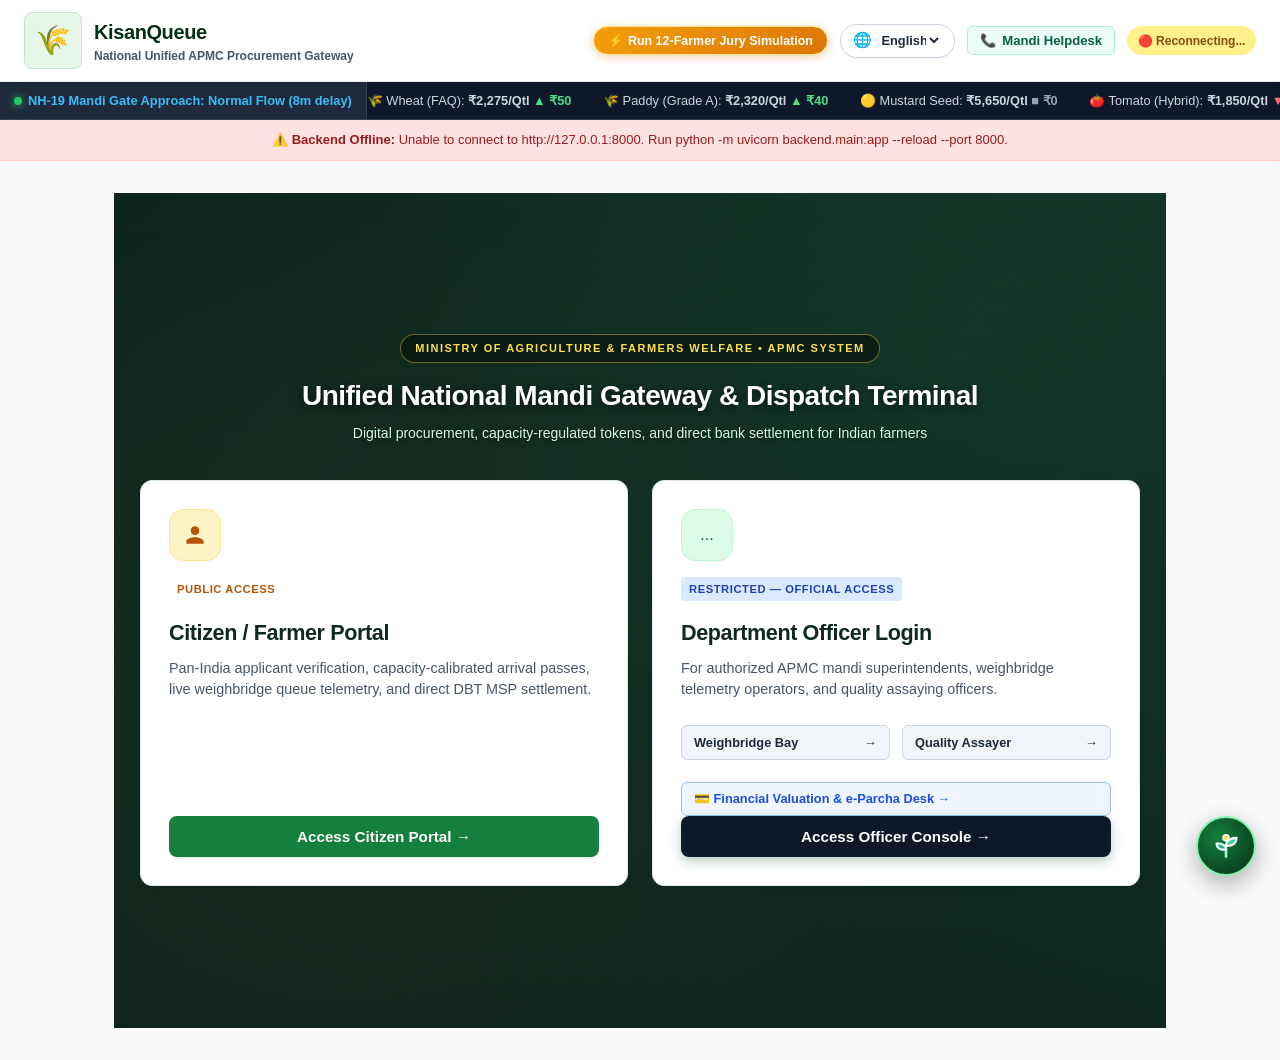
<file: index.html>
<!doctype html>
<html lang="en">
  <head>
    <meta charset="UTF-8" />
    <meta name="viewport" content="width=device-width, initial-scale=1.0" />
    <title>KisanQueue | National APMC Procurement Platform</title>
    <link rel="stylesheet" href="css/main.css" />
    <link rel="stylesheet" href="css/ticket.css" />
    <link rel="stylesheet" href="css/style.css" />
    <link rel="icon" href="assets/favicon.ico" />
    <style>
      /* ============================================================
   STRICT ISOLATION FOR CHOICE HUB (TRACK STATUS / NEW BOOKING)
   ============================================================ */
      #panel-farmer-choice:not(.active),
      .view-panel:not(.active) {
        display: none !important;
        visibility: hidden !important;
        opacity: 0 !important;
        height: 0 !important;
        overflow: hidden !important;
      }

      #panel-farmer-choice.active,
      .view-panel.active {
        display: block !important;
        visibility: visible !important;
        opacity: 1 !important;
        height: auto !important;
        overflow: visible !important;
      }

      .hidden-inline {
        display: none !important;
      }
      .ai-modal-body-hidden {
        display: none !important;
      }
      #ai-assistant-modal.ai-modal-hidden {
        display: none;
      }
      .ai-modal-body-visible {
        display: block;
      }
      #icon-caller {
        display: none !important;
      }
      #icon-agro-ai {
        pointer-events: none;
      }
      .ai-trigger-icon {
        pointer-events: none;
      }
      .ai-trigger-svg {
        display: block;
      }
      .ai-widget-view {
        width: 100%;
        display: flex;
        flex-direction: column;
      }
      .ai-mode-grid {
        display: grid;
      }
      .ai-trigger-icon-layer {
        pointer-events: none;
      }
      .ai-widget-container {
        width: 100%;
        display: flex;
        flex-direction: column;
      }
      .ai-mode-selector-visible {
        display: grid;
      }
      .ai-modal-body-layout {
        display: none;
        flex-direction: column;
      }
      .ai-chat-stream-layout {
        min-height: 140px;
        max-height: 220px;
        overflow-y: auto;
        padding: 10px;
      }
      .ai-welcome-message {
        background: #f0fdf4;
        border: 1px solid #86efac;
        padding: 8px 12px;
        border-radius: 8px;
        font-size: 0.85rem;
        color: #14532d;
      }
      .ai-mic-controller-layout {
        padding: 12px;
        text-align: center;
      }
      .ai-mic-button {
        cursor: pointer;
      }
      .ai-mic-status-text {
        font-size: 0.75rem;
        color: #64748b;
        margin-top: 6px;
      }
      .ai-chat-stream {
        min-height: 140px;
        max-height: 220px;
        overflow-y: auto;
        padding: 10px;
      }
      .ai-chat-welcome {
        background: #f0fdf4;
        border: 1px solid #86efac;
        padding: 8px 12px;
        border-radius: 8px;
        font-size: 0.85rem;
        color: #14532d;
      }
      .ai-mic-controller {
        padding: 12px;
        text-align: center;
      }
      #ai-mic-btn {
        cursor: pointer;
      }
      .ai-mic-status {
        font-size: 0.75rem;
        color: #64748b;
        margin-top: 6px;
      }
      .vehicle-add-btn {
        margin-top: 4px;
        display: inline-block;
      }
      .captcha-input {
        text-transform: uppercase;
      }
      .ai-modal-body {
        display: block;
      }
      .officer-kyc-grid {
        margin-top: 10px;
        display: grid;
        grid-template-columns: 1fr 1fr;
        gap: 8px;
      }
      .auth-status-banner {
        margin-top: 10px;
        padding: 8px 10px;
        border-radius: 6px;
        font-size: 11px;
        font-weight: 600;
        align-items: center;
        justify-content: space-between;
      }
      .mobile-check-badge {
        display: none;
      }
      .captcha-entry {
        text-transform: uppercase;
      }
      .otp-error-msg.hidden-inline {
        display: none !important;
      }
      .wb-net-divider {
        border: 0;
        border-top: 1px dashed #cbd5e1;
        margin: 8px 0;
      }
      .wb-net-summary {
        font-size: 1.1rem;
        color: #15803d;
      }
      .grade-banner {
        background: #dcfce7;
        color: #15803d;
        padding: 1rem;
        border-radius: 8px;
        border: 1px solid #86efac;
        font-weight: 700;
        text-align: center;
      }
      .terminal-receipt-spaced {
        margin-top: 10px;
      }
      .grade-list {
        margin: 1rem 0;
        font-size: 0.9rem;
        color: #475569;
        line-height: 1.6;
      }
      .wb-print-btn {
        margin-top: 1rem;
      }
      .grade-banner,
      .wb-net-summary,
      .wb-net-divider {
        display: block;
      }
      .dispute-quality-btn {
        margin-top: 8px;
        width: 100%;
        border-color: #fca5a5;
        color: #991b1b;
        background: #fff1f2;
      }
      .display-launch-btn {
        width: 100%;
        margin-top: 8px;
        background: #f0fdf4;
        border-color: #86efac;
        color: #166534;
      }
      .financial-valuation-btn {
        width: 100%;
        margin-top: 6px;
        background: #eff6ff;
        border-color: #93c5fd;
        color: #1d4ed8;
        font-weight: 700;
      }
      .display-brand-icon {
        font-size: 2.5rem;
      }
      .display-brand-title {
        font-size: 1.8rem;
        margin: 0;
        color: #38bdf8;
      }
      .display-brand-subtitle {
        margin: 0;
        color: #94a3b8;
      }
      .secretary-actions {
        display: flex;
        gap: 12px;
        margin-bottom: 1.25rem;
      }
      .secretary-ledger-actions {
        display: flex;
        gap: 12px;
        margin-bottom: 1.25rem;
      }
      .audit-hash-code {
        font-size: 0.75rem;
      }
      .audit-hash-code-inline {
        font-size: 0.75rem;
      }
      .assay-result-box {
        margin-top: 10px;
      }
      .assay-result-box-inline {
        margin-top: 10px;
      }
      .scale-breakdown-wrap {
        margin-top: 15px;
        border-top: 1px dashed #cbd5e1;
        padding-top: 12px;
      }
      .scale-breakdown-btn {
        border-color: #f87171;
        color: #b91c1b;
        background: #fff5f5;
        width: 100%;
      }
      .terminal-action-row {
        display: flex;
        gap: 8px;
        margin-top: 10px;
      }
      .terminal-action-row .scale-btn.secondary {
        flex: 1;
      }
      .terminal-action-row .scale-btn.primary {
        flex: 2;
      }
      .dispute-dictation-card {
        margin-top: 14px;
        border: 1.5px dashed #fca5a5;
        background: #fff5f5;
      }
      .dispute-dictation-header {
        display: flex;
        justify-content: space-between;
        align-items: center;
        margin-bottom: 6px;
      }
      .dispute-dictation-title {
        color: #991b1b;
        font-size: 0.85rem;
      }
      .dispute-dictation-btn {
        background: #dc2626 !important;
        font-size: 0.72rem;
        padding: 4px 10px;
      }
      .dispute-reason-box {
        resize: vertical;
        font-size: 0.82rem;
      }
      .dispute-submit-btn {
        width: 100%;
        margin-top: 6px;
        border-color: #f87171;
        color: #991b1b;
      }
      .penny-drop-box {
        margin-top: 10px;
        padding: 12px;
      }
      .penny-drop-title {
        margin: 0 0 6px 0;
        font-size: 0.85rem;
        color: #0f172a;
      }
      .penny-drop-actions {
        margin-top: 8px;
        display: flex;
        justify-content: space-between;
        align-items: center;
      }
      .settle-cash-advance-group {
        margin-top: 12px;
      }
      .split-payment-toggle,
      .commercial-sale-toggle {
        margin: 12px 0;
      }
      .split-payment-toggle label,
      .commercial-sale-toggle label {
        display: flex;
        align-items: center;
        gap: 8px;
        font-weight: 600;
        cursor: pointer;
      }
      .split-accounts-box {
        background: #f8fafc;
        border: 1px dashed #cbd5e1;
        border-radius: 8px;
        padding: 10px;
        margin-bottom: 12px;
      }
      .split-accounts-header {
        margin: 0 0 8px 0;
        font-size: 0.75rem;
        color: #64748b;
      }
      .split-account-row {
        display: grid;
        grid-template-columns: 2fr 1fr;
        gap: 8px;
        margin-bottom: 6px;
      }
      .split-account-row:last-child {
        margin-bottom: 0;
      }
      .split-account-row.co-owner {
        grid-template-columns: 2fr 1fr;
      }
      .split-account-row--self {
        margin-bottom: 6px;
      }
      .settle-hamali-row {
        color: #15803d;
      }
      .settle-mandi-row {
        color: #64748b;
        font-size: 0.8rem;
      }
      .settle-advance-row {
        color: #b91c1c;
      }
      .parcha-meta-right {
        text-align: right;
      }
      .parcha-header-mark {
        font-size: 2.2rem;
      }
      .auth-box {
        margin-top: 10px;
        padding: 12px;
      }
      .auth-box h4 {
        margin: 0 0 6px 0;
        font-size: 0.85rem;
        color: #0f172a;
      }
      .penny-drop-actions {
        margin-top: 8px;
        display: flex;
        justify-content: space-between;
        align-items: center;
      }
      .settle-cash-advance-group {
        margin-top: 12px;
      }
      .split-payment-toggle,
      .commercial-sale-toggle {
        margin: 12px 0;
      }
      .split-payment-toggle label,
      .commercial-sale-toggle label,
      .split-payment-inline label,
      .commercial-sale-inline label {
        display: flex;
        align-items: center;
        gap: 8px;
        font-weight: 600;
        cursor: pointer;
      }
      .split-payment-inline {
        margin: 12px 0;
      }
      .commercial-sale-inline {
        margin-bottom: 10px;
      }
      .split-accounts-box {
        background: #f8fafc;
        border: 1px dashed #cbd5e1;
        border-radius: 8px;
        padding: 10px;
        margin-bottom: 12px;
      }
      .split-accounts-header {
        margin: 0 0 8px 0;
        font-size: 0.75rem;
        color: #64748b;
      }
      .split-account-row {
        display: grid;
        grid-template-columns: 2fr 1fr;
        gap: 8px;
        margin-bottom: 6px;
      }
      .split-account-row--self {
        margin-bottom: 6px;
      }
      .commercial-sale-toggle {
        margin-bottom: 10px;
      }
      .parcha-meta-right {
        text-align: right;
      }
      .parcha-header-mark {
        font-size: 2.2rem;
      }
      .parcha-header h2 {
        margin: 0;
        font-size: 1.25rem;
      }
      .parcha-header h3 {
        margin: 2px 0 0 0;
        font-size: 0.95rem;
        color: #166534;
      }
      .parcha-header p {
        margin: 0;
        font-size: 0.72rem;
        color: #64748b;
      }
    </style>
  </head>
  <body>
    <!-- Top Global GovTech Header with Pan-India Multilingual Selector -->
    <header>
      <div class="brand-wrapper">
        <span class="brand-logo">🌾</span>
        <div class="brand-title">
          <h1>KisanQueue</h1>
          <p data-i18n="tagline">National Unified APMC Procurement Gateway</p>
        </div>
      </div>

      <div class="header-controls">
        <!-- SIH 2026 Jury Live Simulation Launcher -->
        <button
          type="button"
          id="btn-sih-demo"
          class="sih-demo-btn"
          onclick="launchSihJuryDemo()"
          title="Populate 12-Farmer Live Queue & Telemetry Simulation"
        >
          ⚡ Run 12-Farmer Jury Simulation
        </button>
        <!-- Universal Pan-India & Tribal Regional Language Selector -->
        <div class="lang-selector-box">
          <span class="lang-globe-icon">🌐</span>
          <select id="globalLanguageSelect" aria-label="Choose Language">
            <optgroup label="National / Common">
              <option value="en" selected>English</option>
              <option value="hi">हिन्दी (Hindi)</option>
            </optgroup>
            <optgroup label="Eastern & North-Eastern / Indigenous">
              <option value="bn">বাংলা (Bengali)</option>
              <option value="or">ଓଡ଼ିଆ (Odia)</option>
              <option value="as">অসমীয়া (Assamese)</option>
              <option value="grt">A·chik (Garo - Assam/Meghalaya)</option>
              <option value="sat">ᱥᱟᱱᱛᱟᱲᱤ (Santali)</option>
              <option value="brx">बर’ (Bodo)</option>
              <option value="mai">मैथिली (Maithili)</option>
            </optgroup>
            <optgroup label="Northern & Western">
              <option value="pa">ਪੰਜਾਬੀ (Punjabi)</option>
              <option value="mr">मराठी (Marathi)</option>
              <option value="gu">ગુજરાતી (Gujarati)</option>
            </optgroup>
            <optgroup label="Southern">
              <option value="te">తెలుగు (Telugu)</option>
              <option value="ta">தமிழ் (Tamil)</option>
              <option value="kn">ಕನ್ನಡ (Kannada)</option>
              <option value="ml">മലയാളം (Malayalam)</option>
            </optgroup>
          </select>
        </div>
        <button
          type="button"
          id="btn-open-helpdesk"
          class="header-helpdesk-btn"
        >
          <span>📞</span> <span data-i18n="btn_helpdesk">Mandi Helpdesk</span>
        </button>

        <button
          id="btn-back-gateway"
          type="button"
          class="gateway-return-btn hidden-inline"
        >
          🚪 <span data-i18n="btn_home">Gateway Home</span>
        </button>
        <div class="status-pill" id="connection-status">🟡 Connecting...</div>
      </div>
    </header>

    <!-- Live Mandi Gateway Telemetry & MSP Marquee -->
    <div id="mandi-telemetry-bar" class="telemetry-bar">
      <div class="road-status-pill" id="roadStatusPill">
        <span class="status-pulse-dot"></span>
        <span id="roadStatusText"
          >NH-19 Mandi Gate Approach: Normal Flow (8m delay)</span
        >
      </div>
      <div class="msp-ticker-wrapper">
        <div class="msp-ticker-track" id="mspTickerTrack">
          <span class="ticker-item"
            >🌾 Wheat (FAQ): <strong>₹2,275/Qtl</strong>
            <span class="rate-up">▲ ₹50</span></span
          >
          <span class="ticker-item"
            >🌾 Paddy (Grade A): <strong>₹2,320/Qtl</strong>
            <span class="rate-up">▲ ₹40</span></span
          >
          <span class="ticker-item"
            >🟡 Mustard Seed: <strong>₹5,650/Qtl</strong>
            <span class="rate-stable">■ ₹0</span></span
          >
          <span class="ticker-item"
            >🍅 Tomato (Hybrid): <strong>₹1,850/Qtl</strong>
            <span class="rate-down">▼ ₹120</span></span
          >
          <span class="ticker-item"
            >🥔 Potato (Jyoti): <strong>₹1,100/Qtl</strong>
            <span class="rate-up">▲ ₹30</span></span
          >
        </div>
      </div>
    </div>

    <div id="offline-banner" class="banner-offline">
      ⚠️ <strong>Backend Offline:</strong> Unable to connect to
      <code>http://127.0.0.1:8000</code>. Run
      <code>python -m uvicorn backend.main:app --reload --port 8000</code>.
    </div>

    <main>
      <!-- ============================================================ -->
      <!-- VIEW 0: TWO-FACED GATEWAY LANDING                            -->
      <!-- ============================================================ -->
      <section id="panel-gateway" class="view-panel active">
        <div class="gateway-hero-backdrop">
          <div class="gateway-container">
            <div class="gateway-header-text">
              <span class="gov-sub-badge" data-i18n="gov_badge"
                >MINISTRY OF AGRICULTURE & FARMERS WELFARE • APMC SYSTEM</span
              >
              <h2 data-i18n="hero_title">
                Unified National Mandi Gateway & Dispatch Terminal
              </h2>
              <p data-i18n="hero_sub">
                Digital procurement, capacity-regulated tokens, and direct bank
                settlement for Indian farmers
              </p>
            </div>

            <div class="doorway-grid">
              <!-- Citizen / Farmer Access Card -->
              <div class="doorway-card citizen-card">
                <div class="card-icon-badge citizen-badge">
                  <svg
                    viewBox="0 0 24 24"
                    width="26"
                    height="26"
                    fill="currentColor"
                  >
                    <path
                      d="M12 12c2.21 0 4-1.79 4-4s-1.79-4-4-4-4 1.79-4 4 1.79 4 4 4zm0 2c-2.67 0-8 1.34-8 4v2h16v-2c0-2.66-5.33-4-8-4z"
                    />
                  </svg>
                </div>

                <span class="access-pill public-pill" data-i18n="pill_public"
                  >PUBLIC ACCESS</span
                >
                <h3 class="doorway-title" data-i18n="title_citizen">
                  Citizen / Farmer Portal
                </h3>
                <p class="doorway-desc" data-i18n="desc_citizen">
                  Pan-India applicant verification, capacity-calibrated arrival
                  passes, live weighbridge queue telemetry, and direct DBT MSP
                  settlement.
                </p>

                <div class="doorway-footer">
                  <button
                    type="button"
                    id="btn-enter-farmer"
                    class="doorway-action-btn citizen-action"
                  >
                    <span data-i18n="btn_enter_citizen"
                      >Access Citizen Portal →</span
                    >
                  </button>
                </div>
              </div>

              <!-- Department Officer Login Card -->
              <!-- Department Officer Login Card -->
              <div class="doorway-card officer-card">
                <div class="card-icon-badge officer-badge">...</div>

                <span class="access-pill officer-pill" data-i18n="pill_officer"
                  >RESTRICTED — OFFICIAL ACCESS</span
                >
                <h3 class="doorway-title" data-i18n="title_officer">
                  Department Officer Login
                </h3>
                <p class="doorway-desc" data-i18n="desc_officer">
                  For authorized APMC mandi superintendents, weighbridge
                  telemetry operators, and quality assaying officers.
                </p>

                <div class="sub-access-row">
                  <button
                    type="button"
                    class="sub-access-btn"
                    id="btn-enter-operator-weighbridge"
                  >
                    <span data-i18n="btn_weighbridge_bay">Weighbridge Bay</span>
                    <span>→</span>
                  </button>
                  <button
                    type="button"
                    class="sub-access-btn"
                    id="btn-enter-operator-assayer"
                  >
                    <span data-i18n="btn_quality_assayer">Quality Assayer</span>
                    <span>→</span>
                  </button>
                </div>

                <!-- PASTE IT RIGHT HERE -->
                <button
                  type="button"
                  class="sub-access-btn financial-valuation-btn"
                  onclick="
                    window.switchPanel('panel-settlement', 'OFFICER');
                    runLiveFinancialEngine();
                  "
                >
                  💳 Financial Valuation & e-Parcha Desk →
                </button>

                <div class="doorway-footer">
                  <button
                    type="button"
                    id="btn-enter-operator"
                    class="doorway-action-btn officer-action"
                  >
                    <span data-i18n="btn_enter_officer"
                      >Access Officer Console →</span
                    >
                  </button>
                </div>
              </div>
            </div>
          </div>
        </div>
      </section>

      <!-- ============================================================ -->
      <!-- VIEW 1: PAN-INDIA APPLICANT LOGIN (STATE, DISTRICT, CAPTCHA) -->
      <!-- ============================================================ -->
      <section id="panel-farmer-login" class="view-panel">
        <div class="applicant-login-backdrop">
          <div class="applicant-card-wrapper">
            <!-- Form Area -->
            <div class="applicant-form-pane">
              <div class="applicant-shield-badge">
                <svg
                  viewBox="0 0 24 24"
                  width="26"
                  height="26"
                  fill="none"
                  stroke="currentColor"
                  stroke-width="2"
                >
                  <path
                    d="M12 22s8-4 8-10V5l-8-3-8 3v7c0 6 8 10 8 10z"
                    fill="#ecfdf5"
                    stroke="#059669"
                  />
                  <circle
                    cx="12"
                    cy="11"
                    r="3"
                    stroke="#059669"
                    stroke-width="2"
                  />
                </svg>
              </div>

              <h2 class="applicant-heading" data-i18n="login_heading">
                Applicant Login (Farmer Portal)
              </h2>

              <form id="applicant-login-form" onsubmit="return false;">
                <!-- 1. Select State (Pan-India) -->
                <div class="applicant-input-group">
                  <label class="applicant-label">
                    <span data-i18n="lbl_state">Select Your State / UT</span>
                    <span class="req-star">*</span>
                  </label>
                  <div class="input-with-icon">
                    <span class="input-prefix-icon">🏛️</span>
                    <select
                      id="applicantState"
                      class="applicant-select"
                      title="Select your state or union territory"
                      required
                    >
                      <option value="" disabled selected>
                        -- Choose State / UT --
                      </option>
                    </select>
                  </div>
                </div>

                <!-- 2. Select District -->
                <div class="applicant-input-group">
                  <label class="applicant-label">
                    <span data-i18n="lbl_district">Select Your District</span>
                    <span class="req-star">*</span>
                  </label>
                  <div class="input-with-icon">
                    <span class="input-prefix-icon">📍</span>
                    <select
                      id="applicantDistrict"
                      class="applicant-select"
                      title="Select your district"
                      required
                      disabled
                    >
                      <option value="" disabled selected>
                        -- First Select State --
                      </option>
                    </select>
                  </div>
                </div>

                <!-- 2b. Rural APMC Yard / Block Cluster (Village Focus) -->
                <div class="applicant-input-group">
                  <label class="applicant-label">
                    <span>Rural Block / APMC Yard Hub</span>
                    <span class="req-star">*</span>
                  </label>
                  <div class="input-with-icon">
                    <span class="input-prefix-icon">🚜</span>
                    <select
                      id="applicantBlock"
                      class="applicant-select"
                      title="Select your rural block or APMC yard hub"
                      required
                      disabled
                    >
                      <option value="" disabled selected>
                        -- First Select District --
                      </option>
                    </select>
                  </div>
                  <span class="applicant-subtext"
                    >Maps to village panchayats and nearby weighing
                    counters.</span
                  >
                </div>
                <!-- 3. Mobile Number with Live Green Tick Validation -->
                <div class="applicant-input-group">
                  <label class="applicant-label">
                    <span data-i18n="lbl_mobile">Registered Mobile Number</span>
                    <span class="req-star">*</span>
                  </label>
                  <div class="input-with-icon">
                    <span class="input-prefix-icon">📱</span>
                    <input
                      type="tel"
                      id="applicantMobile"
                      class="applicant-input"
                      placeholder="Enter 10-digit mobile number"
                      maxlength="10"
                      autocomplete="tel"
                      required
                    />
                    <span
                      id="mobileValidTick"
                      class="mobile-check-badge hidden-inline"
                      title="Valid Indian mobile format"
                    >
                      <svg
                        viewBox="0 0 24 24"
                        width="18"
                        height="18"
                        fill="none"
                        stroke="#16a34a"
                        stroke-width="3"
                      >
                        <polyline points="20 6 9 17 4 12"></polyline>
                      </svg>
                    </span>
                  </div>
                  <span class="applicant-subtext" data-i18n="mobile_subtext"
                    >An authentic 6-digit OTP will be dispatched to this
                    number.</span
                  >
                </div>

                <!-- 4. Security Captcha Challenge -->
                <div class="applicant-input-group">
                  <label class="applicant-label">
                    <span data-i18n="lbl_captcha"
                      >Security Verification (Captcha)</span
                    >
                    <span class="req-star">*</span>
                  </label>
                  <div class="captcha-row">
                    <div
                      id="captchaDisplay"
                      class="captcha-badge"
                      title="Security Captcha"
                    ></div>
                    <button
                      type="button"
                      id="btnRefreshCaptcha"
                      class="btn-refresh-captcha"
                      title="Regenerate Captcha"
                    >
                      🔄
                    </button>
                    <input
                      type="text"
                      id="captchaInput"
                      class="applicant-input uppercase-input"
                      placeholder="Type characters"
                      maxlength="6"
                      required
                    />
                  </div>
                </div>

                <!-- Submit Button -->
                <button
                  type="button"
                  id="btn-request-otp"
                  class="applicant-btn-submit"
                >
                  <span data-i18n="btn_get_otp">Get OTP →</span>
                </button>

                <!-- Official Bilingual Compliance Note -->
                <div class="applicant-note-card">
                  <div class="note-icon">ℹ️</div>
                  <div class="note-content" data-i18n="login_note">
                    <strong>National APMC Advisory:</strong> Farmers can claim
                    new token appointments, check verification status, and audit
                    DBT bank transfers via either <strong>ONLINE</strong> portal
                    mode or <strong>OFFLINE</strong> Mandi Helpdesk terminals.
                  </div>
                </div>
              </form>
            </div>

            <!-- Side Brand Graphic -->
            <div class="applicant-brand-pane">
              <div class="brand-inner-content">
                <div class="brand-sprout-symbol">🌾</div>
                <h2 class="brand-bengali-title">राष्ट्रीय कृषि पोर्टल</h2>
                <p class="brand-english-subtitle">
                  National APMC Queue Governance
                </p>
                <div class="brand-tagline" data-i18n="brand_tagline">
                  Integrated e-Governance & Direct MSP Settlement across all 28
                  States & 8 UTs
                </div>
              </div>
            </div>
          </div>
        </div>
      </section>

      <!-- ============================================================ -->
      <!-- VIEW 2: OTP VERIFICATION SCREEN (DISPATCHED NOTICE & RESEND) -->
      <!-- ============================================================ -->
      <section id="panel-farmer-otp" class="view-panel">
        <div class="applicant-login-backdrop">
          <div class="otp-card-container">
            <div class="otp-badge-icon">🔐</div>
            <h2 class="otp-card-title" data-i18n="otp_title">
              Enter One Time Password
            </h2>

            <div class="otp-notice-box">
              <p>
                <span data-i18n="otp_sent_to">OTP dispatched to:</span>
                <strong id="dispMaskedMobile">+91 XXXXX X1234</strong>
              </p>
              <p class="otp-timer-text">
                <span data-i18n="otp_validity">Valid for:</span>
                <strong><span id="otpCountdown">10:00</span> mins</strong>
              </p>
            </div>

            <div class="otp-input-wrapper">
              <label class="applicant-label" data-i18n="lbl_enter_6digit"
                >Enter 6-Digit OTP</label
              >
              <input
                type="text"
                id="otpCodeEntry"
                class="otp-digit-field"
                placeholder="• • • • • •"
                maxlength="6"
                autocomplete="one-time-code"
              />
              <div
                id="otpErrorBanner"
                class="otp-error-msg hidden-inline"
              ></div>
            </div>

            <div class="otp-action-buttons">
              <button
                type="button"
                id="btn-verify-continue"
                class="btn-primary-green"
              >
                <span data-i18n="btn_verify_continue">Verify & Continue →</span>
              </button>
              <button
                type="button"
                id="btn-change-mobile"
                class="btn-secondary-outline"
              >
                <span data-i18n="btn_change_mobile"
                  >← Change Mobile Number</span
                >
              </button>
            </div>

            <div class="otp-resend-row">
              <span data-i18n="not_received">Didn't receive code?</span>
              <button type="button" id="btnResendOtp" class="btn-link">
                Resend OTP
              </button>
            </div>
          </div>
        </div>
      </section>

      <!-- ============================================================ -->
      <!-- VIEW 3: POST-LOGIN ACTION HUB (TRACK STATUS VS NEW BOOKING)  -->
      <!-- ============================================================ -->
      <section id="panel-farmer-choice" class="view-panel">
        <div class="choice-hub-container">
          <!-- Simplified Greeting Card (Welcome only) -->
          <div class="choice-greeting-card">
            <div class="choice-user-meta">
              <div class="user-avatar-initial">🌾</div>
              <div>
                <h3>
                  <span data-i18n="welcome_user">Welcome</span>
                </h3>
                <p id="userSessionMeta" class="hidden-inline"></p>
              </div>
            </div>
            <!-- <button type="button" id="btnHubLogout" class="btn-logout-pill">
              Logout 🚪
            </button> -->
          </div>

          <div class="choice-tiles-grid">
            <!-- Tile 1: Track Status (Styled with Royal Blue Border) -->
            <div class="choice-card" id="card-choice-track">
              <div class="choice-icon-circle blue-circle">🔍</div>
              <h3 data-i18n="tile_track_title">
                Track Application / Pass Status
              </h3>
              <p data-i18n="tile_track_desc">
                Inspect your existing appointments, active tokens, live
                weighbridge bay queue numbers, and completed DBT payment
                receipts.
              </p>
              <button
                type="button"
                id="btnGoToTracking"
                class="btn-choice-action action-blue"
              >
                <span data-i18n="btn_track_status"
                  >Track Status & Telemetry →</span
                >
              </button>
            </div>

            <!-- Tile 2: New Slot Booking & KYC Registration (Styled with Emerald Green Border) -->
            <div class="choice-card" id="card-choice-book">
              <div class="choice-icon-circle green-circle">📝</div>
              <h3 data-i18n="tile_book_title">New Booking & Identity KYC</h3>
              <p data-i18n="tile_book_desc">
                Declare agricultural produce, verify identification & PAN
                credentials, enter land records, and generate a new dynamic
                arrival token.
              </p>
              <button
                type="button"
                id="btnGoToBooking"
                class="btn-choice-action action-green"
              >
                <span data-i18n="btn_new_booking">New Appointment & KYC →</span>
              </button>
            </div>
          </div>
        </div>
      </section>

      <!-- ============================================================ -->
      <!-- VIEW 4: CITIZEN / FARMER DASHBOARD & KYC PASS FORM           -->
      <!-- ============================================================ -->
      <section id="panel-farmer" class="view-panel">
        <div class="portal-breadcrumb">
          <button
            type="button"
            id="btnBackToChoice"
            class="breadcrumb-back-btn"
          >
            ← Back to Services Hub
          </button>
          <span data-i18n="booking_breadcrumb"
            >APMC Slot Booking & Produce Declaration</span
          >
        </div>

        <div class="grid-2col">
          <div class="card">
            <h2 class="card-title" data-i18n="form_title">
              Book Procurement Slot
            </h2>
            <p class="card-subtitle" data-i18n="form_sub">
              Register produce to get a dynamic capacity-calibrated queue token.
            </p>

            <form id="booking-form">
              <!-- Multi-Identity Verification Module with PAN, Resident Registry -->
              <div class="form-group">
                <label data-i18n="lbl_crop"
                  >5. Produce Category & Crop Type</label
                >
                <select id="crop" name="crop" required>
                  <optgroup label="Perishable Produce (Express Scale Priority)">
                    <option value="Tomato" data-perishable="true">
                      Tomato (Perishable - Bay Priority)
                    </option>
                    <option value="Green Chilli" data-perishable="true">
                      Green Chilli (Perishable - Bay Priority)
                    </option>
                    <option value="Potato" data-perishable="true">
                      Potato (Early Harvest - Semi-Perishable)
                    </option>
                  </optgroup>
                  <optgroup label="Standard Dry Grains & Oilseeds">
                    <option value="Paddy" data-perishable="false" selected>
                      Paddy (Standard Grain)
                    </option>
                    <option value="Wheat" data-perishable="false">
                      Wheat (Standard Grain)
                    </option>
                    <option value="Mustard" data-perishable="false">
                      Mustard (Standard Oilseed)
                    </option>
                  </optgroup>
                </select>
              </div>
              <div class="auth-box">
                <h3 class="auth-box-title">
                  <span>🛡️</span>
                  <span data-i18n="kyc_step"
                    >Step 1: Farmer Identity Verification</span
                  >
                </h3>
                <p class="auth-box-sub" data-i18n="kyc_desc">
                  Provide national government IDs to auto-populate registry and
                  clear yard compliance audits.
                </p>

                <div class="auth-tabs-row">
                  <button
                    type="button"
                    class="auth-tab-btn active"
                    data-type="KRISHAK_BANDHU"
                  >
                    🏛️ State Farmer Registry
                  </button>
                  <button type="button" class="auth-tab-btn" data-type="KCC">
                    💳 Kisan Credit Card (KCC)
                  </button>
                  <button
                    type="button"
                    class="auth-tab-btn"
                    data-type="PAN_CARD"
                  >
                    📄 Income PAN ID
                  </button>
                </div>

                <!-- Input Group for IDs -->
                <div id="directIdInputGroup" class="id-input-flex">
                  <input
                    type="text"
                    id="farmerIdValue"
                    value="KB-982145"
                    placeholder="Enter Registration ID (e.g. KB-982145)"
                  />
                  <button
                    type="button"
                    id="verifyIdBtn"
                    class="btn-verify"
                    data-i18n="btn_verify_id"
                  >
                    Verify ID
                  </button>
                </div>

                <!-- KYC Fields for Officer Verification -->
                <div class="officer-kyc-grid officer-kyc-grid-spaced">
                  <div>
                    <label class="sublabel-tiny"
                      >Resident ID (Masked Document Reference)</label
                    >
                    <input
                      type="text"
                      id="farmerAadhaarRef"
                      placeholder="XXXX-XXXX-XXXX"
                      maxlength="14"
                      class="input-tiny"
                    />
                  </div>
                  <div>
                    <label class="sublabel-tiny"
                      >Permanent Account Number (PAN)</label
                    >
                    <input
                      type="text"
                      id="farmerPanNumber"
                      placeholder="ABCDE1234F"
                      maxlength="10"
                      class="input-tiny uppercase-input"
                    />
                  </div>
                </div>

                <div id="authStatusBanner" class="auth-status-banner"></div>
              </div>

              <!-- Booking Fields -->
              <div class="form-group">
                <label data-i18n="lbl_name">1. Farmer Full Name</label>
                <input
                  type="text"
                  id="farmer_name"
                  name="farmer_name"
                  placeholder="e.g. Ramesh Kumar"
                  required
                />
              </div>
              <div class="form-group">
                <label data-i18n="lbl_phone">2. Verified Mobile Number</label>
                <input
                  type="tel"
                  id="mobile"
                  name="mobile"
                  pattern="[0-9]{10}"
                  placeholder="10-digit number"
                  required
                />
              </div>
              <div class="form-group">
                <label data-i18n="lbl_village"
                  >3. Village / Tehsil / Block</label
                >
                <input
                  type="text"
                  id="village"
                  name="village"
                  placeholder="e.g. Rampur"
                  required
                />
              </div>
              <div class="form-group">
                <label data-i18n="lbl_centre">4. Procurement Centre</label>
                <select
                  id="centre_id"
                  name="centre_id"
                  class="centre-dropdown"
                  title="Select procurement centre"
                >
                  <option value="Centre A">
                    Centre A (Main Mandi Terminal)
                  </option>
                  <option value="Centre B">Centre B (North Yard Silo)</option>
                  <option value="Centre C">
                    Centre C (Express Grain Railhead)
                  </option>
                </select>
              </div>
              <div class="form-group">
                <label data-i18n="lbl_qty"
                  >6. Harvest Produce Quantity (Quintals)</label
                >
                <input
                  type="number"
                  id="quantity"
                  step="0.5"
                  name="quantity"
                  placeholder="e.g. 45"
                  required
                />
              </div>
              <div class="form-group">
                <label data-i18n="lbl_slot">7. Preferred Arrival Slot</label>
                <select
                  id="slot_time"
                  name="slot_time"
                  title="Select preferred slot"
                >
                  <option value="09:00 AM - 11:00 AM">
                    Morning (09:00 AM - 11:00 AM)
                  </option>
                  <option value="11:00 AM - 01:00 PM">
                    Mid-Day (11:00 AM - 01:00 PM)
                  </option>
                  <option value="02:00 PM - 04:00 PM">
                    Afternoon (02:00 PM - 04:00 PM)
                  </option>
                </select>
              </div>
              <button
                type="submit"
                id="generatePassSubmitBtn"
                class="btn-primary"
                data-i18n="btn_generate_pass"
              >
                Generate Pass
              </button>
            </form>
            <div class="form-group">
              <label>Haulage Logistics & Tractor Reg.</label>
              <div id="vehicleRepeaterContainer">
                <div class="vehicle-row">
                  <input
                    type="text"
                    class="applicant-input"
                    placeholder="Tractor / Trailer Plate (e.g. WB-24-A-1234)"
                    required
                  />
                </div>
              </div>
              <button
                type="button"
                id="btnAddVehicleRow"
                class="btn-link vehicle-add-btn"
                onclick="addVehicleRow()"
              >
                + Register Linked Vehicle / Sub-Lot
              </button>
            </div>
          </div>

          <div>
            <div class="card">
              <h2 class="card-title" data-i18n="pass_title">
                Active Digital Pass
              </h2>
              <p class="card-subtitle" data-i18n="pass_sub">
                Live position synchronized with weighbridge counters.
              </p>
              <div id="farmer-ticket-display"></div>
            </div>
          </div>
        </div>
      </section>

      <!-- ============================================================ -->
      <!-- VIEW 5: DEPARTMENT OFFICER DESK VIEW                         -->
      <!-- ============================================================ -->
      <section id="panel-operator" class="view-panel">
        <div class="portal-breadcrumb">
          <button type="button" class="breadcrumb-back-btn">
            ← Switch Portal
          </button>
          <span data-i18n="officer_breadcrumb"
            >National APMC Authority Dispatch Console</span
          >
        </div>

        <div class="operator-header">
          <div>
            <h2 class="operator-title" data-i18n="officer_title">
              Procurement Centre Dashboard
            </h2>
            <p class="operator-subtitle" data-i18n="officer_sub">
              Manage queues, weighbridge throughput, and MSP disbursements.
            </p>
          </div>
          <div class="operator-centre-select">
            <select
              class="centre-dropdown"
              title="Select dashboard procurement centre"
            >
              <option value="Centre A">Centre A (Main Mandi)</option>
              <option value="Centre B">Centre B (North Yard)</option>
              <option value="Centre C">Centre C (Grain Silo)</option>
            </select>
          </div>
        </div>

        <div class="metrics-row">
          <div class="metric-tile">
            <span data-i18n="metric_total">Total Today</span>
            <strong id="metric-total">0</strong>
          </div>
          <div class="metric-tile">
            <span data-i18n="metric_line">In Line</span>
            <strong id="metric-waiting">0</strong>
          </div>
          <div class="metric-tile">
            <span data-i18n="metric_bridge">At Weighbridge</span>
            <strong id="metric-processing">0</strong>
          </div>
          <div class="metric-tile">
            <span data-i18n="metric_done">Completed</span>
            <strong id="metric-completed">0</strong>
          </div>
        </div>

        <div class="card workload-tracker">
          <div class="workload-header">
            <span data-i18n="yard_cap">Yard Utilization Capacity</span>
            <strong id="workload-percent">0%</strong>
          </div>
          <div class="progress-track">
            <div class="progress-fill" id="workload-bar"></div>
          </div>
        </div>

        <h3 class="section-heading" data-i18n="weigh_counters">
          Live Weighbridge Counters
        </h3>
        <div id="active-counters-container"></div>

        <div class="card queue-card">
          <h3 class="card-title" data-i18n="arrival_queue">Arrival Queue</h3>
          <div class="data-table-container">
            <table>
              <thead>
                <tr>
                  <th>Seq</th>
                  <th>Token</th>
                  <th>Farmer Name</th>
                  <th>Load</th>
                  <th>Status</th>
                </tr>
              </thead>
              <tbody id="operator-queue-tbody"></tbody>
            </table>
          </div>
        </div>
      </section>
      <!-- ======================================================== -->
      <!-- VIEW 7: HIGH-CONTRAST BIG-SCREEN YARD DISPLAY (/display) -->
      <!-- ======================================================== -->
      <section id="panel-public-display" class="view-panel display-board-view">
        <div class="display-header">
          <div class="display-brand">
            <span class="display-brand-icon">🌾</span>
            <div>
              <h1 class="display-brand-title">
                NATIONAL APMC PUBLIC TELEMETRY SCREEN
              </h1>
              <p class="display-brand-subtitle">
                Main Mandi Terminal Yard • Real-Time Scale Allocations
              </p>
            </div>
          </div>
          <button
            type="button"
            class="btn-display-exit"
            onclick="window.switchPanel('panel-gateway', 'GATEWAY')"
          >
            Exit Display ✕
          </button>
        </div>

        <div class="display-grid">
          <div class="display-scale-card">
            <div class="scale-tag">WEIGHBRIDGE BAY 01 (SCALES 1-2)</div>
            <div class="display-current-token" id="ledBay1Token">
              KQ-DEL-001
            </div>
            <div class="display-driver-meta">
              Ramesh Kumar • Paddy • Haryana
            </div>
            <div class="display-status-tag active-blink">SCALE ACTIVE</div>
          </div>

          <div class="display-scale-card">
            <div class="scale-tag">EXPRESS PERISHABLE BAY 02</div>
            <div class="display-current-token express-token" id="ledBay2Token">
              EXP-418
            </div>
            <div class="display-driver-meta">
              Sukhwinder Singh • Tomato • Punjab
            </div>
            <div class="display-status-tag express-blink">UNLOADING NOW</div>
          </div>
        </div>

        <div class="display-queue-ticker">
          <span class="ticker-lead">NEXT VEHICLES CALL TO GATE:</span>
          <span class="ticker-tokens"
            >KQ-PUN-004 &nbsp;•&nbsp; KQ-WB-009 &nbsp;•&nbsp; KQ-MP-014
            &nbsp;•&nbsp; KQ-UP-022</span
          >
        </div>
      </section>

      <!-- ======================================================== -->
      <!-- VIEW 8: MANDI SECRETARY AUDIT & STATUTORY LEDGER        -->
      <!-- ======================================================== -->
      <section id="panel-secretary" class="view-panel">
        <div class="panel-header-box">
          <button
            type="button"
            class="breadcrumb-back-btn"
            onclick="window.switchPanel('panel-gateway', 'GATEWAY')"
          >
            ← Gateway Home
          </button>
          <div class="terminal-badge">STATUTORY APMC SUPERINTENDENCE</div>
          <h2>🏛️ Mandi Secretary Ledger & Audit Vault</h2>
          <p>
            Statutory Agricultural Marketing Board Reconciliation and Immutable
            Action Logs
          </p>
        </div>

        <div class="secretary-ledger-actions">
          <!-- Point 24: One-Click Ledger Export -->
          <button
            type="button"
            class="scale-btn primary"
            onclick="exportAPMCStatutoryLedger()"
          >
            📥 Export End-of-Day APMC Ledger (CSV/PFMS)
          </button>
          <button
            type="button"
            class="scale-btn secondary"
            onclick="refreshAuditLedger()"
          >
            🔄 Verify Cryptographic Hash Chain
          </button>
        </div>

        <!-- Point 25: Tamper-Evident Audit Log Table -->
        <div class="card">
          <h3 class="card-title">Cryptographic Action Ledger</h3>
          <div class="data-table-container">
            <table>
              <thead>
                <tr>
                  <th>Index</th>
                  <th>Timestamp</th>
                  <th>Operator</th>
                  <th>Action</th>
                  <th>Token</th>
                  <th>Details</th>
                  <th>Block Hash (SHA-256)</th>
                </tr>
              </thead>
              <tbody id="auditTableBody">
                <tr>
                  <td>#1</td>
                  <td>2026-09-13T10:14:00</td>
                  <td>OP_WEIGH_01</td>
                  <td>MANUAL_TARE</td>
                  <td>KQ-DEL-001</td>
                  <td>Tare zeroed on scale</td>
                  <td>
                    <code class="audit-hash-code">7f83b165...d03e94</code>
                  </td>
                </tr>
              </tbody>
            </table>
          </div>
        </div>
      </section>
    </main>

    <!-- ======================================================== -->
    <!-- VIEW 9: FINANCIAL CLEARANCE & DIGITAL e-PARCHA TERMINAL  -->
    <!-- ======================================================== -->
    <section id="panel-settlement" class="view-panel">
      <div class="panel-header-box">
        <button
          type="button"
          class="breadcrumb-back-btn"
          onclick="window.switchPanel('panel-gateway', 'GATEWAY')"
        >
          ← Gateway Home
        </button>
        <div class="terminal-badge">PFMS & DIRECT BENEFIT TRANSFER CELL</div>
        <h2>💳 Automated MSP Valuation & Settlement Desk</h2>
        <p>
          Statutory Cess Deduction, Hamali Subsidy Reconciliation, and Split DBT
          Allocation
        </p>
      </div>

      <div class="dashboard-grid">
        <!-- Left Column: Valuation Engine & Split Account Settings -->
        <div class="terminal-card">
          <h3>Lot Parameters & Bank Verification</h3>

          <div class="terminal-form-group">
            <label>Selected Procurement Lot</label>
            <select
              id="settleTokenSelect"
              class="applicant-select"
              onchange="syncSettlementLot(this.value)"
            >
              <option value="KQ-DEL-001">
                KQ-DEL-001 (Ramesh Kumar • Wheat • 99.26 Qtl)
              </option>
              <option value="KQ-PUN-004">
                KQ-PUN-004 (Gurpreet Singh • Paddy • 140.20 Qtl)
              </option>
            </select>
          </div>

          <!-- Point 35: Penny Drop Verification Block -->
          <div class="auth-box">
            <h4>Bank Account Penny-Drop Match (NPCI Bridge)</h4>
            <div class="officer-kyc-grid">
              <input
                type="text"
                id="bankAccNumber"
                class="applicant-input"
                value="987654321012"
                placeholder="Bank Account Number"
              />
              <input
                type="text"
                id="bankIfsc"
                class="applicant-input uppercase-input"
                value="SBIN0001234"
                placeholder="IFSC Code"
              />
            </div>
            <div class="penny-drop-actions">
              <button
                type="button"
                class="btn-verify"
                onclick="triggerPennyDropTest()"
              >
                Verify Account (Penny Drop)
              </button>
              <span id="pennyDropStatus" class="status-pill status-connected"
                >🟢 Account Verified</span
              >
            </div>
          </div>

          <!-- Point 34: Immediate Cash Advance Adjustment -->
          <div class="terminal-form-group settle-cash-advance-group">
            <label>Gate Emergency Cash Advance Deducted (₹)</label>
            <input
              type="number"
              id="settleCashAdvance"
              class="applicant-input"
              value="0.00"
              step="500"
              oninput="runLiveFinancialEngine()"
            />
          </div>

          <!-- Point 33: Multi-Party Split Payment Checkbox -->
          <div class="split-payment-toggle">
            <label>
              <input
                type="checkbox"
                id="chkSplitPayment"
                onchange="toggleSplitPaymentUI(this.checked)"
              />
              <span>Enable Joint Landholding Split Payment (Co-Owners)</span>
            </label>
          </div>

          <div
            id="splitAccountsContainer"
            class="hidden-inline split-accounts-box"
          >
            <p class="split-accounts-header">
              Disburse percentage shares across multiple co-owner accounts:
            </p>
            <div
              class="officer-kyc-grid split-account-row split-account-row--self"
            >
              <input
                type="text"
                class="applicant-input input-tiny"
                value="Ramesh Kumar (Self)"
                readonly
              />
              <input
                type="number"
                id="splitShareSelf"
                class="applicant-input input-tiny"
                value="60"
                min="1"
                max="99"
                oninput="recalcSplitPercentages()"
              />
            </div>
            <div
              class="officer-kyc-grid split-account-row split-account-row--coowner"
            >
              <input
                type="text"
                class="applicant-input input-tiny"
                value="Suresh Kumar (Co-Owner)"
              />
              <input
                type="number"
                id="splitShareCoOwner"
                class="applicant-input input-tiny"
                value="40"
                min="1"
                max="99"
                readonly
              />
            </div>
          </div>

          <!-- Point 36: Commercial Private Trader Toggle -->
          <div class="commercial-sale-toggle">
            <label>
              <input
                type="checkbox"
                id="chkCommercialSale"
                onchange="toggleCommercialGstUI(this.checked)"
              />
              <span>
                Private Miller / Commercial Trader Procurement (GST / RCM)</span
              >
            </label>
          </div>
          <div id="commercialGstBox" class="hidden-inline">
            <input
              type="text"
              id="traderGstinInput"
              class="applicant-input uppercase-input"
              placeholder="Enter Buyer GSTIN (e.g., 07AAAAA0000A1Z5)"
              value="07AAAAA0000A1Z5"
            />
          </div>
        </div>

        <!-- Right Column: Statutory Deductions, Cess & e-Parcha Generation -->
        <div class="terminal-card">
          <h3>Statutory Valuation Ledger</h3>
          <div class="terminal-receipt">
            <p>
              <strong>Certified Net Weight:</strong>
              <span id="settleNetWeight">99.26</span> Qtl
            </p>
            <p>
              <strong>Approved MSP Rate:</strong> ₹<span id="settleUnitMsp"
                >2226.80</span
              >
              / Qtl
            </p>
            <p>
              <strong>Gross Crop Produce Value:</strong> ₹<span
                id="settleGrossVal"
                >221032.17</span
              >
            </p>
            <hr class="wb-net-divider" />
            <!-- Point 29: Hamali Subsidy -->
            <p class="settle-hamali-row">
              <strong>[+] Hamali Unloading Subsidy:</strong> +₹<span
                id="settleHamaliSub"
                >1439.27</span
              >
            </p>
            <!-- Point 28: APMC Cess Information -->
            <p class="settle-mandi-row">
              <strong>[i] State APMC Fee & Weigh Cess (1.7%):</strong> ₹<span
                id="settleMandiCess"
                >3757.55</span
              >
            </p>
            <!-- Point 34: Cash Advance Deducted -->
            <p class="settle-advance-row">
              <strong>[-] Gate Emergency Cash Advance:</strong> -₹<span
                id="settleAdvanceVal"
                >0.00</span
              >
            </p>
            <hr class="wb-net-divider" />
            <p class="wb-net-summary">
              <strong>Final Direct Bank Transfer (DBT):</strong>
              ₹<span id="settleNetPayable">222471.44</span>
            </p>
          </div>

          <!-- Point 31 & 32: Issue e-Parcha with Multi-Party Signatures -->
          <button
            type="button"
            class="gateway-btn citizen-btn wb-print-btn"
            onclick="openEParchaModal()"
          >
            📜 Generate Multi-Party Signed e-Parcha Pay Slip →
          </button>
        </div>
      </div>
    </section>

    <!-- ======================================================== -->
    <!-- MODAL: PRINTABLE e-PARCHA SETTLEMENT CERTIFICATE (PDF)   -->
    <!-- ======================================================== -->
    <div
      id="modal-eparcha-voucher"
      class="eparcha-modal-backdrop hidden-inline"
    >
      <div class="eparcha-sheet">
        <div class="eparcha-controls no-print">
          <button
            type="button"
            class="scale-btn secondary"
            onclick="closeEParchaModal()"
          >
            ✕ Close
          </button>
          <button
            type="button"
            class="scale-btn primary"
            onclick="window.print()"
          >
            🖨️ Print / Save as PDF
          </button>
        </div>

        <!-- Official Government Pay Slip Content -->
        <div class="parcha-printable-content" id="printableParchaArea">
          <div class="parcha-header">
            <span class="parcha-header-mark">🌾</span>
            <div>
              <h2 class="parcha-heading-main">
                MINISTRY OF AGRICULTURE & FARMERS WELFARE
              </h2>
              <h3 class="parcha-heading-sub">
                NATIONAL APMC UNIFIED PROCUREMENT PASS & WEIGHMENT SETTLEMENT
                SLIP
              </h3>
              <p class="parcha-heading-note">
                (Statutory Form 'J' Electronic Settlement Voucher • Rule 24-B)
              </p>
            </div>
          </div>

          <div class="parcha-grid-2col">
            <div>
              <p>
                <strong>e-Parcha ID:</strong>
                <span id="slipParchaId">KQ-EP-2026-9812A</span>
              </p>
              <p>
                <strong>Arrival Token:</strong>
                <span id="slipTokenNum">KQ-DEL-001</span>
              </p>
              <p>
                <strong>Farmer Name:</strong>
                <span id="slipFarmerName">Ramesh Kumar</span>
              </p>
              <p><strong>Registry Ref:</strong> KB-982145</p>
            </div>
            <div class="parcha-meta-right">
              <p>
                <strong>Procurement Date:</strong>
                <span id="slipDate">13-Sep-2026</span>
              </p>
              <p>
                <strong>Procurement Centre:</strong> Centre A (Main Mandi
                Terminal)
              </p>
              <p>
                <strong>Weighbridge Bay:</strong> Bay 01 (Certified Avery IoT)
              </p>
              <p>
                <strong>PFMS Batch Ref:</strong>
                <span id="slipPfmsRef">PFMS-13092026-B81</span>
              </p>
            </div>
          </div>

          <table class="parcha-table">
            <thead>
              <tr>
                <th>Produce Description</th>
                <th>Gross Weight</th>
                <th>Tare Weight</th>
                <th>Bag Deduction</th>
                <th>Certified Net</th>
                <th>Assayed MSP Rate</th>
                <th>Total Value</th>
              </tr>
            </thead>
            <tbody>
              <tr>
                <td><strong id="slipCrop">Wheat (FAQ Grade A)</strong></td>
                <td><span id="slipGross">142.80</span> Qtl</td>
                <td><span id="slipTare">42.50</span> Qtl</td>
                <td><span id="slipBagTare">1.04</span> Qtl</td>
                <td>
                  <strong><span id="slipNet">99.26</span> Qtl</strong>
                </td>
                <td>₹<span id="slipRate">2226.80</span></td>
                <td>
                  <strong>₹<span id="slipGrossVal">221032.17</span></strong>
                </td>
              </tr>
            </tbody>
          </table>

          <div class="parcha-reconciliation-box">
            <div class="recon-col">
              <p>
                <strong>[+] Hamali Subsidy Reimbursed:</strong> ₹<span
                  id="slipHamali"
                  >1439.27</span
                >
              </p>
              <p>
                <strong>[-] Emergency Gate Cash Advance:</strong> ₹<span
                  id="slipAdvance"
                  >0.00</span
                >
              </p>
              <p>
                <strong>APMC Mandi Development Cess (1.5%):</strong> Absorbed by
                Ledger
              </p>
            </div>
            <div class="recon-col final-net">
              <span>NET PAYABLE DBT DISBURSEMENT</span>
              <strong>₹<span id="slipNetDbt">222471.44</span></strong>
            </div>
          </div>

          <div id="slipSplitAllocationWrapper" class="parcha-split-block">
            <!-- Dynamic split accounts itemization will inject here -->
          </div>

          <!-- Point 32: Multi-Party Digital Signatures Verification -->
          <div class="parcha-signatures-row">
            <div class="sig-box">
              <div class="sig-seal approved">DIGITALLY ACKNOWLEDGED</div>
              <span class="sig-name" id="sigFarmerName">Ramesh Kumar</span>
              <span class="sig-role">Farmer Payee (Aadhaar Seeded)</span>
              <span class="sig-hash">SHA256: e82f...91bc</span>
            </div>
            <div class="sig-box">
              <div class="sig-seal approved">SCALE CALIBRATED & VERIFIED</div>
              <span class="sig-name">OP_SCALE_01 (Bay 01)</span>
              <span class="sig-role">Licensed APMC Weighman</span>
              <span class="sig-hash">Avery Serial ID: AV-8812</span>
            </div>
            <div class="sig-box">
              <div class="sig-seal approved">STATUTORY PFMS CLEARANCE</div>
              <span class="sig-name">Mandi Secretary & Assayer</span>
              <span class="sig-role">Agricultural Marketing Board</span>
              <span class="sig-hash">Cryptographic Token: SEC-APMC-99</span>
            </div>
          </div>
        </div>
      </div>
    </div>
<!-- ============================================================ -->
<!-- FULLY SELF-CONTAINED AGRO AI ASSISTANT (ZERO EXTERNAL DEPS)  -->
<!-- ============================================================ -->
<style>
  #agro-widget-box {
    position: fixed !important;
    bottom: 24px !important;
    right: 24px !important;
    z-index: 9999999 !important;
    font-family: system-ui, -apple-system, sans-serif !important;
  }
  #agro-fab-button {
    width: 60px !important;
    height: 60px !important;
    border-radius: 50% !important;
    background: radial-gradient(circle at 35% 35%, #15803d, #052e16) !important;
    border: 2.5px solid #86efac !important;
    box-shadow: 0 8px 24px rgba(0,0,0,0.3) !important;
    cursor: pointer !important;
    display: flex !important;
    align-items: center !important;
    justify-content: center !important;
    outline: none !important;
    transition: transform 0.2s ease !important;
  }
  #agro-fab-button:hover { transform: scale(1.08) !important; }

  #agro-chat-card {
    display: none;
    position: fixed !important;
    bottom: 96px !important;
    right: 24px !important;
    width: 360px !important;
    max-width: calc(100vw - 40px) !important;
    background: #ffffff !important;
    border-radius: 16px !important;
    border: 1px solid #cbd5e1 !important;
    box-shadow: 0 20px 45px rgba(0,0,0,0.3) !important;
    overflow: hidden !important;
    flex-direction: column !important;
    z-index: 9999999 !important;
  }
  .agro-card-header {
    background: #064e3b !important;
    color: #ffffff !important;
    padding: 12px 16px !important;
    display: flex !important;
    justify-content: space-between !important;
    align-items: center !important;
  }
  .agro-card-btn {
    display: flex !important;
    align-items: center !important;
    gap: 12px !important;
    background: #f8fafc !important;
    border: 1.5px solid #e2e8f0 !important;
    border-radius: 12px !important;
    padding: 12px !important;
    cursor: pointer !important;
    text-align: left !important;
    transition: background 0.15s ease !important;
    width: 100% !important;
    box-sizing: border-box !important;
  }
  .agro-card-btn:hover {
    background: #f0fdf4 !important;
    border-color: #86efac !important;
  }
  .agro-msg-bot {
    background: #f0fdf4 !important;
    border: 1px solid #86efac !important;
    color: #14532d !important;
    padding: 8px 12px !important;
    border-radius: 10px !important;
    font-size: 0.85rem !important;
    line-height: 1.4 !important;
  }
  .agro-msg-user {
    background: #e2e8f0 !important;
    color: #0f172a !important;
    padding: 8px 12px !important;
    border-radius: 10px !important;
    font-size: 0.85rem !important;
    align-self: flex-end !important;
    font-weight: 600 !important;
  }
</style>

<style>
  .agro-header-content { display: flex; align-items: center; gap: 8px; }
  .agro-header-icon { font-size: 1.3rem; }
  .agro-header-title { display: block; font-size: 0.95rem; }
  .agro-header-subtitle { color: #a7f3d0; font-size: 0.72rem; }
  .agro-close-btn { background: rgba(255,255,255,0.2); border: none; color: #fff; width: 28px; height: 28px; border-radius: 50%; cursor: pointer; font-size: 0.9rem; font-weight: bold; }
  .agro-menu { display: flex; flex-direction: column; gap: 10px; padding: 16px; }
  .agro-card-btn-title { display: block; color: #14532d; font-size: 0.88rem; }
  .agro-card-btn-description { color: #64748b; font-size: 0.75rem; }
  .agro-chat-view { display: none; flex-direction: column; height: 380px; }
  .agro-chat-toolbar { display: flex; justify-content: space-between; align-items: center; padding: 8px 12px; background: #f8fafc; border-bottom: 1px solid #e2e8f0; }
  .agro-back-btn { background: none; border: none; color: #15803d; font-weight: 700; cursor: pointer; font-size: 0.8rem; }
  .agro-chat-tag { background: #dcfce7; color: #15803d; font-size: 0.7rem; font-weight: 700; padding: 2px 8px; border-radius: 9999px; }
  .agro-msg-stream { flex: 1; overflow-y: auto; padding: 12px; display: flex; flex-direction: column; gap: 8px; }
  .agro-controls { padding: 10px; background: #fff; border-top: 1px solid #e2e8f0; display: flex; flex-direction: column; gap: 6px; }
  .agro-input-row { display: flex; gap: 8px; align-items: center; }
  .agro-mic-btn { background: #16a34a; color: #fff; border: none; border-radius: 50%; width: 40px; height: 40px; font-size: 1.1rem; cursor: pointer; flex-shrink: 0; }
  .agro-input { flex: 1; height: 36px; padding: 0 10px; border: 1.5px solid #cbd5e1; border-radius: 8px; font-size: 0.82rem; outline: none; }
  .agro-submit-btn { background: #15803d; color: #fff; border: none; border-radius: 8px; padding: 0 12px; height: 36px; font-weight: bold; cursor: pointer; }
  .agro-mic-hint { text-align: center; color: #64748b; font-size: 0.7rem; }
</style>

<div id="agro-widget-box">
  <!-- Round Floating Crop Icon -->
  <button id="agro-fab-button" type="button" title="Agro AI Assistant" onclick="AgroEngine.toggleModal()">
    <svg viewBox="0 0 24 24" width="28" height="28" fill="none" stroke="currentColor" stroke-width="1.8">
      <path d="M12 22V12" stroke="#a7f3d0" stroke-width="2.2"/>
      <path d="M12 12C12 7.5 16 5 21 5C21 10 17 12 12 12Z" fill="#34d399" stroke="#ffffff"/>
      <path d="M12 15C12 11.5 8.5 9.5 4 10C4 14 7.5 15.5 12 15Z" fill="#10b981" stroke="#ffffff"/>
      <circle cx="12" cy="5" r="2.5" fill="#fde047" stroke="#ffffff" stroke-width="1.5"/>
    </svg>
  </button>

  <!-- Assistant Dialog Window -->
  <div id="agro-chat-card">
    <!-- Top Bar -->
    <div class="agro-card-header">
      <div class="agro-header-content">
        <span class="agro-header-icon">🌾</span>
        <div>
          <strong class="agro-header-title">Kisan Sahayak AI</strong>
          <small class="agro-header-subtitle">Smart Mandi Copilot</small>
        </div>
      </div>
      <button type="button" onclick="AgroEngine.toggleModal(false)" class="agro-close-btn">✕</button>
    </div>

    <!-- View 1: Menu Options -->
    <div id="agro-view-menu" class="agro-menu">
      <button type="button" class="agro-card-btn" onclick="AgroEngine.showChat('booking')">
        <span class="agro-card-btn-icon">🎙️</span>
        <div>
          <strong class="agro-card-btn-title">Voice Booking Assistant</strong>
          <small class="agro-card-btn-description">Answer prompts to fill produce and generate pass</small>
        </div>
      </button>

      <button type="button" class="agro-card-btn" onclick="AgroEngine.showChat('query')">
        <span class="agro-card-btn-icon">🌱</span>
        <div>
          <strong class="agro-card-btn-title">National MSP & Rules Query</strong>
          <small class="agro-card-btn-description">Check daily market rates, moisture caps & tolerances</small>
        </div>
      </button>
    </div>

    <!-- View 2: Live Chat & Voice View -->
    <div id="agro-view-chat" class="agro-chat-view">
      <div class="agro-chat-toolbar">
        <button type="button" onclick="AgroEngine.showMenu()" class="agro-back-btn">
          ← Back to Menu
        </button>
        <span id="agro-chat-tag" class="agro-chat-tag">
          Voice Assistant
        </span>
      </div>

      <!-- Scrollable Message Body -->
      <div id="agro-msg-stream" class="agro-msg-stream"></div>

      <!-- Controls: Mic + Text Fallback -->
      <div class="agro-controls">
        <div class="agro-input-row">
          <button id="agro-mic-btn" type="button" onclick="AgroEngine.toggleMic()" class="agro-mic-btn">
            🎙️
          </button>
          <input
            type="text"
            id="agro-input-box"
            placeholder="Type in Hindi, Bengali or English..."
            class="agro-input"
            onkeydown="if(event.key==='Enter') AgroEngine.submitUserText()"
          />
          <button type="button" onclick="AgroEngine.submitUserText()" class="agro-submit-btn">
            ➤
          </button>
        </div>
        <small id="agro-mic-hint" class="agro-mic-hint">Tap mic to speak or type your question above.</small>
      </div>
    </div>
  </div>
</div>

<script>
// Isolated, Zero-Dependency Controller
const AgroEngine = {
  isListening: false,
  recognition: null,

  toggleModal(force) {
    const card = document.getElementById("agro-chat-card");
    if (!card) return;
    const shouldOpen = force !== undefined ? force : (card.style.display === "none" || !card.style.display);
    card.style.display = shouldOpen ? "flex" : "none";
  },

  showMenu() {
    document.getElementById("agro-view-chat").style.display = "none";
    document.getElementById("agro-view-menu").style.display = "flex";
  },

  showChat(mode) {
    document.getElementById("agro-view-menu").style.display = "none";
    const chatView = document.getElementById("agro-view-chat");
    chatView.style.display = "flex";

    const tag = document.getElementById("agro-chat-tag");
    tag.innerText = mode === "booking" ? "Voice Booking" : "MSP & Rules Query";

    const stream = document.getElementById("agro-msg-stream");
    if (stream && stream.children.length === 0) {
      const greeting = mode === "booking"
        ? "🌾 Namaste! Speak your crop name and quantity (e.g., '80 quintals Wheat' or '৫০ বস্তা ধান')."
        : "🌱 Ask any question regarding today's MSP rates, moisture limits, or gate queues.";
      this.addMessage("bot", greeting);
    }
  },

  addMessage(sender, text) {
    const stream = document.getElementById("agro-msg-stream");
    if (!stream) return;
    const div = document.createElement("div");
    div.className = sender === "user" ? "agro-msg-user" : "agro-msg-bot";
    div.innerText = text;
    stream.appendChild(div);
    stream.scrollTop = stream.scrollHeight;
  },

  async submitUserText() {
    const input = document.getElementById("agro-input-box");
    const val = input ? input.value.trim() : "";
    if (!val) return;
    input.value = "";
    this.addMessage("user", val);

    // Intent checks
    const lower = val.toLowerCase();
    let reply = "";

    if (lower.includes("gehun") || lower.includes("wheat") || lower.includes("गेहूं") || lower.includes("গম")) {
      const cropField = document.getElementById("crop");
      if (cropField) cropField.value = "Wheat";
      reply = "Wheat recorded. Current Fair Average Quality (FAQ) MSP is ₹2,275/Qtl with 14% permissible moisture.";
    } else if (lower.includes("dhan") || lower.includes("paddy") || lower.includes("धान")) {
      const cropField = document.getElementById("crop");
      if (cropField) cropField.value = "Paddy";
      reply = "Paddy recorded. MSP for Grade A Paddy is ₹2,320/Qtl.";
    } else if (lower.includes("breakdown") || lower.includes("late") || lower.includes("jam")) {
      reply = "Transit delay recorded! A 45-minute breakdown grace hold has been applied to your pass.";
    } else {
      reply = "Received your query. The APMC Mandi yard is operating under normal flow with 8-minute average scale delays.";
    }

    this.addMessage("bot", reply);
    this.speak(reply);
  },

  toggleMic() {
    const Speech = window.SpeechRecognition || window.webkitSpeechRecognition;
    if (!Speech) {
      alert("Microphone recognition not supported in this browser. Please type into the text box below!");
      return;
    }

    const micBtn = document.getElementById("agro-mic-btn");
    const hint = document.getElementById("agro-mic-hint");

    if (!this.recognition) {
      this.recognition = new Speech();
      this.recognition.continuous = false;
      this.recognition.interimResults = false;

      this.recognition.onstart = () => {
        this.isListening = true;
        if (micBtn) micBtn.style.background = "#dc2626";
        if (hint) hint.innerText = "Listening... Speak your crop or question now.";
      };
      this.recognition.onend = () => {
        this.isListening = false;
        if (micBtn) micBtn.style.background = "#16a34a";
        if (hint) hint.innerText = "Tap mic to speak or type your question above.";
      };
      this.recognition.onresult = (e) => {
        const text = e.results[0][0].transcript;
        const box = document.getElementById("agro-input-box");
        if (box) box.value = text;
        this.submitUserText();
      };
    }

    if (this.isListening) {
      this.recognition.stop();
    } else {
      const lang = document.getElementById("globalLanguageSelect")?.value || "en";
      this.recognition.lang = lang === "hi" ? "hi-IN" : lang === "bn" ? "bn-IN" : "en-IN";
      this.recognition.start();
    }
  },

  speak(text) {
    if (!("speechSynthesis" in window)) return;
    window.speechSynthesis.cancel();
    const u = new SpeechSynthesisUtterance(text);
    const lang = document.getElementById("globalLanguageSelect")?.value || "en";
    u.lang = lang === "hi" ? "hi-IN" : lang === "bn" ? "bn-IN" : "en-IN";
    u.rate = 0.95;
    window.speechSynthesis.speak(u);
  }
};
</script>
<!-- ============================================================ -->

    <!-- ======================================================== -->
    <!-- VIEW 5: DEDICATED WEIGHBRIDGE BAY OPERATOR TERMINAL      -->
    <!-- ======================================================== -->
    <section id="panel-weighbridge" class="view-panel">
      <div class="panel-header-box">
        <button
          type="button"
          class="breadcrumb-back-btn"
          onclick="window.switchPanel('panel-gateway', 'GATEWAY')"
        >
          ← Gateway Home
        </button>
        <div class="terminal-badge">SCALE TELEMETRY TERMINAL • BAY 01</div>
        <h2>⚖️ Live Digital Weighbridge Bay</h2>
        <p>Automated Gross & Tare Weight Capture with IoT Telemetry Sync</p>
      </div>

      <div class="dashboard-grid">
        <!-- Left: Scale Indicator Stream & Controls -->
        <div class="terminal-card">
          <h3>Active Scale Telemetry</h3>
          <div class="scale-display">
            <span class="scale-label">CURRENT BAY LOAD (ESSAE/AVERY IOT)</span>
            <span class="scale-digits" id="liveScaleReading">0.00</span>
            <span class="scale-unit">QUINTALS</span>
          </div>
          <div class="scale-controls">
            <button
              type="button"
              id="btnTareScale"
              class="scale-btn secondary"
              onclick="simulateSerialCapture(42.5)"
            >
              Capture Tare (Empty Cart)
            </button>
            <button
              type="button"
              id="btnCaptureWeight"
              class="scale-btn primary"
              onclick="simulateSerialCapture(142.8)"
            >
              Capture Gross Weight
            </button>
          </div>

          <!-- Point 22: Scale Breakdown Dynamic Re-router -->
          <div class="scale-breakdown-wrap">
            <button
              type="button"
              class="scale-btn secondary scale-breakdown-btn"
              onclick="handleScaleBreakdown('Bay 01')"
            >
              ⚠️ Bay Scale Breakdown (Load Balance Queue)
            </button>
          </div>
        </div>

        <!-- Right: Calculation Math Engine, Gunny Tare & Labor -->
        <div class="terminal-card">
          <h3>Weighment & Labor Settlement</h3>
          <div class="terminal-form-group">
            <label for="wbTokenSelect">Arrival Token</label>
            <select id="wbTokenSelect" class="applicant-select">
              <option value="KQ-DEL-001">
                KQ-DEL-001 (Ramesh Kumar - Wheat)
              </option>
              <option value="KQ-PUN-004">
                KQ-PUN-004 (Gurpreet Singh - Basmati)
              </option>
            </select>
          </div>

          <!-- Point 18: Gunny Bag Standardization Table Inputs -->
          <div class="officer-kyc-grid">
            <div class="terminal-form-group">
              <label>Packaging Type</label>
              <select
                id="bagTypeSelect"
                class="applicant-select"
                onchange="runTwoStageMathEngine()"
              >
                <option value="0.0058">Jute 50kg (580g tare)</option>
                <option value="0.0012">HDPE Woven (120g tare)</option>
                <option value="0.00">Loose / Bulk Trolley (0g)</option>
              </select>
            </div>
            <div class="terminal-form-group">
              <label>Bag Count</label>
              <input
                type="number"
                id="bagCountInput"
                class="applicant-input"
                value="180"
                oninput="runTwoStageMathEngine()"
              />
            </div>
          </div>

          <!-- Point 23: Hamali & Labor Allocation -->
          <div class="terminal-form-group">
            <label>Assigned Hamali / Labor Gang</label>
            <select id="hamaliGangSelect" class="applicant-select">
              <option value="GANG_01">
                Gang A - Subhas Sardar (8 Laborers)
              </option>
              <option value="GANG_02">Gang B - Ratan Majhi (6 Laborers)</option>
            </select>
          </div>

          <!-- Point 17: Two-Stage Mathematical Receipt -->
          <div class="terminal-receipt">
            <p>
              <strong>Gross Weight:</strong>
              <span id="wbGross">142.80</span> Qtl
            </p>
            <p>
              <strong>Vehicle Tare:</strong> <span id="wbTare">42.50</span> Qtl
            </p>
            <p>
              <strong>Bag Tare Deduction:</strong>
              <span id="wbBagTare">1.04</span> Qtl
            </p>
            <hr class="wb-net-divider" />
            <p class="wb-net-summary">
              <strong>Certified Net Weight:</strong>
              <span id="wbNet">99.26</span> Qtl
            </p>
          </div>

          <!-- Point 20: No-Show Standby Hold and Commit -->
          <div class="terminal-action-row">
            <button
              type="button"
              class="scale-btn secondary"
              onclick="handleStandbyNoShow()"
            >
              ⏱️ Standby Hold
            </button>
            <button
              type="button"
              class="scale-btn primary"
              onclick="commitWeighbridgeSlip()"
            >
              Confirm & Print WBR Slip →
            </button>
          </div>
        </div>
      </div>
    </section>

    <!-- ======================================================== -->
    <!-- VIEW 6: DEDICATED QUALITY ASSAYING LABORATORY TERMINAL   -->
    <!-- ======================================================== -->
    <section id="panel-assayer" class="view-panel">
      <!-- Point 44: Spoken Dispute Dictation Container -->
      <div class="card dispute-dictation-card">
        <div class="dispute-dictation-header">
          <strong class="dispute-dictation-title"
            >⚖️ Voice-Dictated Arbitration Dispute</strong
          >
          <button
            type="button"
            class="sih-demo-btn dispute-dictation-btn"
            onclick="triggerVoiceDisputeDictation()"
          >
            🎙️ Dictate Dispute (Speak Aloud)
          </button>
        </div>
        <textarea
          id="disputeReasonBox"
          class="applicant-input dispute-reason-box"
          rows="2"
          placeholder="Click 'Dictate Dispute' and speak moisture/refraction reasons..."
        ></textarea>
        <button
          type="button"
          class="scale-btn secondary dispute-submit-btn"
          onclick="submitVoiceDispute()"
        >
          Submit Spoken Grievance to Mandi Arbiter →
        </button>
      </div>
      <div class="panel-header-box">
        <button type="button" class="breadcrumb-back-btn">
          ← Gateway Home
        </button>
        <div class="terminal-badge">FAIR AVERAGE QUALITY (FAQ) LAB</div>
        <h2>🔬 Quality Assaying & Moisture Lab</h2>
        <p>
          Scientific Grain Assessment, Moisture Meter Certification & MSP
          Clearance
        </p>
      </div>

      <div class="dashboard-grid">
        <div class="terminal-card">
          <h3>Physical Assay Parameters</h3>
          <div class="terminal-form-group">
            <label
              >Commodity Standard:
              <strong>Wheat (Base MSP: ₹2,275/Qtl)</strong></label
            >
          </div>
          <div class="terminal-form-group">
            <label for="qaMoisture"
              >Moisture Content (%) [Permissible: &le; 14.0% | Max:
              17.0%]</label
            >
            <input
              type="number"
              id="qaMoisture"
              class="applicant-input"
              value="15.2"
              step="0.1"
              oninput="runICAREvaluator()"
            />
          </div>
          <div class="terminal-form-group">
            <label for="qaForeign"
              >Foreign Matter (%) [Permissible: &le; 1.0%]</label
            >
            <input
              type="number"
              id="qaForeign"
              class="applicant-input"
              value="1.8"
              step="0.1"
              oninput="runICAREvaluator()"
            />
          </div>
          <div class="terminal-form-group">
            <label for="qaDamaged"
              >Damaged / Discolored Grains (%) [Permissible: &le; 2.0%]</label
            >
            <input
              type="number"
              id="qaDamaged"
              class="applicant-input"
              value="2.5"
              step="0.1"
              oninput="runICAREvaluator()"
            />
          </div>
        </div>

        <div class="terminal-card">
          <h3>ICAR Settlement Outcome</h3>
          <div class="grade-banner" id="gradeBanner">EVALUATING SAMPLES...</div>
          <div class="terminal-receipt terminal-receipt-spaced">
            <p><strong>Base Minimum Support Price:</strong> ₹2,275.00/Qtl</p>
            <p>
              <strong>Statutory Refuse Deduction:</strong> -<span
                id="icarDeductionAmt"
                >₹48.20</span
              >/Qtl
            </p>
            <hr class="wb-net-divider" />
            <p class="wb-net-summary">
              <strong>Final Approved MSP:</strong>
              <span id="icarFinalMsp">₹2,226.80</span>/Qtl
            </p>
          </div>

          <!-- Point 26: Outward FCI Mill/Warehouse Delivery Challan -->
          <button
            type="button"
            class="gateway-btn citizen-btn wb-print-btn"
            onclick="generateFCIChallan()"
          >
            🏢 Issue FCI Warehouse Outward Challan →
          </button>
        </div>
      </div>
    </section>

    <!-- ======================================================== -->
    <!-- SLIDING MANDI HELPDESK DRAWER & BACKDROP                 -->
    <!-- ======================================================== -->
    <div id="helpdesk-backdrop" class="drawer-backdrop"></div>

    <aside id="helpdesk-drawer" class="sliding-drawer" aria-hidden="true">
      <div class="drawer-header">
        <div class="drawer-title-group">
          <span class="drawer-icon">📞</span>
          <div>
            <h3>Mandi Helpdesk & Support</h3>
            <p>National APMC Assistance & Telemetry Desk</p>
          </div>
        </div>
        <button
          type="button"
          id="btn-close-helpdesk"
          class="drawer-close-btn"
          aria-label="Close Helpdesk"
        >
          ✕
        </button>
      </div>

      <div class="drawer-body">
        <!-- 24x7 Kisan Call Centre -->
        <div class="support-card emergency-card">
          <span class="support-badge">24x7 TOLL-FREE</span>
          <h4>Kisan Call Centre (KCC)</h4>
          <p class="support-number">1800-180-1551</p>
          <p class="support-sub">
            Toll-free agricultural guidance in all Indian regional languages.
          </p>
          <a href="tel:18001801551" class="drawer-call-btn">Dial Toll-Free →</a>
        </div>

        <!-- APMC Yard Operations -->
        <div class="support-card">
          <span class="support-badge secondary">YARD CONTROL</span>
          <h4>Weighbridge & Token Support</h4>
          <p class="support-number">011-2338-3911</p>
          <p class="support-sub">
            For bay queue bypass issues, gross/tare re-weighment, or gate
            passes.
          </p>
          <a href="tel:01123383911" class="drawer-call-btn secondary"
            >Call Yard Control →</a
          >
        </div>

        <!-- DBT & MSP Grievance -->
        <div class="support-card">
          <span class="support-badge secondary">DBT GRIEVANCE</span>
          <h4>PFMS & Bank Credit Cell</h4>
          <p class="support-number">1800-11-5555</p>
          <p class="support-sub">
            Direct Bank Transfer settlement issues and account link queries.
          </p>
          <a href="tel:1800115555" class="drawer-call-btn secondary"
            >Lodge DBT Ticket →</a
          >
        </div>
      </div>
    </aside>

    <script src="js/config.js"></script>
    <script src="js/voice-assistant.js"></script>
    <script src="js/app.js"></script>
    <script>
  if ("serviceWorker" in navigator) {
    window.addEventListener("load", () => {
      navigator.serviceWorker.register("/sw.js")
        .then(() => console.log("PWA Service Worker registered for cellular dead zones."))
        .catch((err) => console.warn("ServiceWorker registration failed:", err));
    });
  }
</script>
  </body>
</html>
</file>
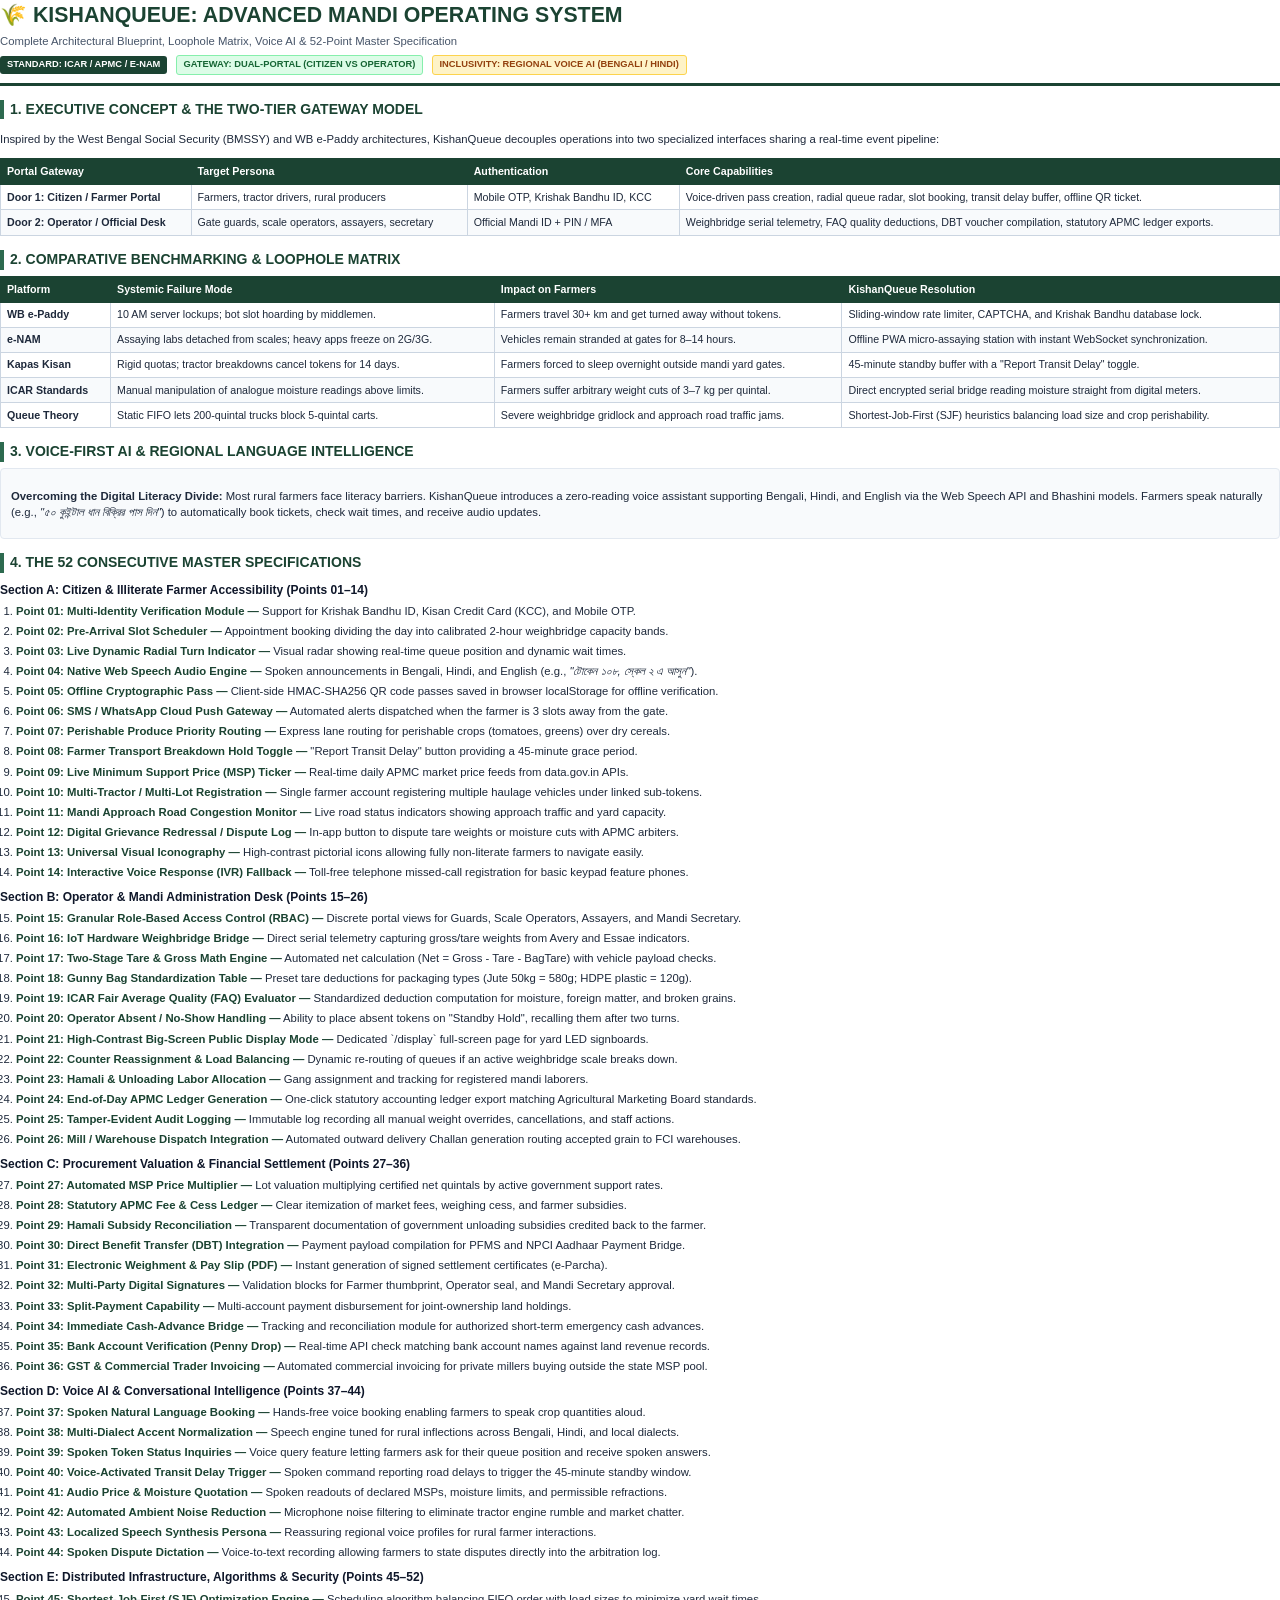
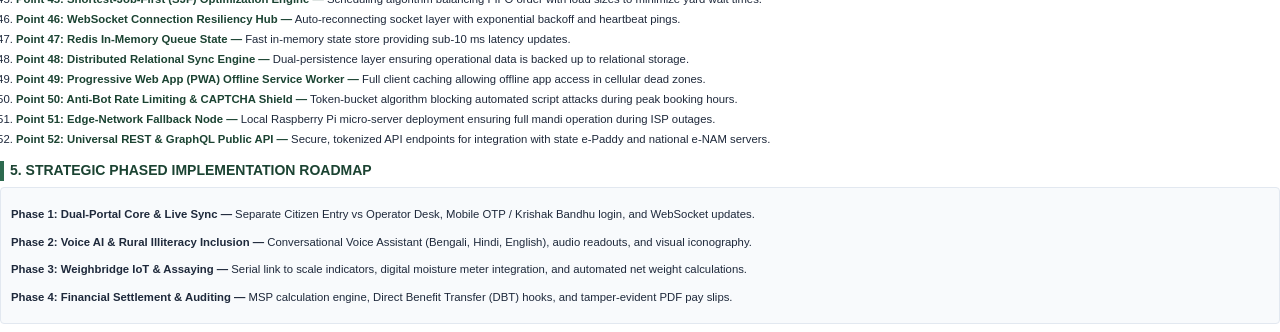
<file: blueprint.html>
<!DOCTYPE html>
<html lang="en">
<head>
<meta charset="UTF-8">
<meta name="viewport" content="width=device-width, initial-scale=1.0">
<title>KishanQueue - Architectural Blueprint</title>
<style>
  @page {
    size: A4 portrait;
    margin: 12mm 14mm 14mm 14mm;
    @top-left { content: "KISHANQUEUE: ARCHITECTURAL BLUEPRINT"; font-size: 7pt; font-weight: 700; color: #1b4332; font-family: sans-serif; }
    @top-right { content: "WB e-PADDY / e-NAM BENCHMARK & VOICE AI"; font-size: 7pt; color: #64748b; font-family: sans-serif; }
    @bottom-center { content: "Page " counter(page) " of " counter(pages); font-size: 8pt; color: #475569; font-family: sans-serif; font-weight: 600; }
  }
  body { font-family: 'Segoe UI', Helvetica, Arial, sans-serif; color: #1e293b; font-size: 8.5pt; line-height: 1.42; margin: 0; padding: 0; background: #fff; }
  .header { border-bottom: 3px solid #1b4332; padding-bottom: 8px; margin-bottom: 12px; }
  .title { font-size: 16pt; font-weight: 800; color: #1b4332; margin: 0; }
  .subtitle { font-size: 8.5pt; color: #475569; margin: 3px 0 6px 0; }
  .badge { display: inline-block; padding: 2px 7px; font-size: 7pt; font-weight: 700; border-radius: 3px; margin-right: 5px; text-transform: uppercase; }
  .badge-primary { background: #1b4332; color: #fff; }
  .badge-accent { background: #dcfce7; color: #166534; border: 1px solid #86efac; }
  .badge-warn { background: #fef3c7; color: #92400e; border: 1px solid #fcd34d; }
  h2 { font-size: 10.5pt; font-weight: 800; color: #1b4332; border-left: 4px solid #2d6a4f; padding-left: 6px; margin: 14px 0 6px 0; text-transform: uppercase; page-break-after: avoid; }
  h3 { font-size: 9pt; font-weight: 700; color: #0f172a; margin: 9px 0 4px 0; page-break-after: avoid; }
  table { width: 100%; border-collapse: collapse; margin-bottom: 10px; font-size: 8pt; page-break-inside: avoid; }
  th { background: #1b4332; color: #fff; padding: 5px 6px; text-align: left; font-weight: 700; border: 1px solid #1b4332; }
  td { padding: 4.5px 6px; border: 1px solid #cbd5e1; vertical-align: top; }
  tr:nth-child(even) { background: #f8fafc; }
  ol { margin: 0; padding-left: 16px; }
  li { margin-bottom: 4px; }
  .num { font-weight: 800; color: #1b4332; }
  .card { background: #f8fafc; border: 1px solid #e2e8f0; border-radius: 4px; padding: 7px 10px; margin-bottom: 8px; }
  .page-break { page-break-before: always; }
</style>
</head>
<body>
  <div class="header">
    <div class="title">🌾 KISHANQUEUE: ADVANCED MANDI OPERATING SYSTEM</div>
    <div class="subtitle">Complete Architectural Blueprint, Loophole Matrix, Voice AI & 52-Point Master Specification</div>
    <div>
      <span class="badge badge-primary">Standard: ICAR / APMC / e-NAM</span>
      <span class="badge badge-accent">Gateway: Dual-Portal (Citizen vs Operator)</span>
      <span class="badge badge-warn">Inclusivity: Regional Voice AI (Bengali / Hindi)</span>
    </div>
  </div>

  <h2>1. Executive Concept & The Two-Tier Gateway Model</h2>
  <p>Inspired by the West Bengal Social Security (BMSSY) and WB e-Paddy architectures, KishanQueue decouples operations into two specialized interfaces sharing a real-time event pipeline:</p>
  <table>
    <thead>
      <tr><th>Portal Gateway</th><th>Target Persona</th><th>Authentication</th><th>Core Capabilities</th></tr>
    </thead>
    <tbody>
      <tr>
        <td><strong>Door 1: Citizen / Farmer Portal</strong></td>
        <td>Farmers, tractor drivers, rural producers</td>
        <td>Mobile OTP, Krishak Bandhu ID, KCC</td>
        <td>Voice-driven pass creation, radial queue radar, slot booking, transit delay buffer, offline QR ticket.</td>
      </tr>
      <tr>
        <td><strong>Door 2: Operator / Official Desk</strong></td>
        <td>Gate guards, scale operators, assayers, secretary</td>
        <td>Official Mandi ID + PIN / MFA</td>
        <td>Weighbridge serial telemetry, FAQ quality deductions, DBT voucher compilation, statutory APMC ledger exports.</td>
      </tr>
    </tbody>
  </table>

  <h2>2. Comparative Benchmarking & Loophole Matrix</h2>
  <table>
    <thead>
      <tr><th>Platform</th><th>Systemic Failure Mode</th><th>Impact on Farmers</th><th>KishanQueue Resolution</th></tr>
    </thead>
    <tbody>
      <tr>
        <td><strong>WB e-Paddy</strong></td>
        <td>10 AM server lockups; bot slot hoarding by middlemen.</td>
        <td>Farmers travel 30+ km and get turned away without tokens.</td>
        <td>Sliding-window rate limiter, CAPTCHA, and Krishak Bandhu database lock.</td>
      </tr>
      <tr>
        <td><strong>e-NAM</strong></td>
        <td>Assaying labs detached from scales; heavy apps freeze on 2G/3G.</td>
        <td>Vehicles remain stranded at gates for 8–14 hours.</td>
        <td>Offline PWA micro-assaying station with instant WebSocket synchronization.</td>
      </tr>
      <tr>
        <td><strong>Kapas Kisan</strong></td>
        <td>Rigid quotas; tractor breakdowns cancel tokens for 14 days.</td>
        <td>Farmers forced to sleep overnight outside mandi yard gates.</td>
        <td>45-minute standby buffer with a "Report Transit Delay" toggle.</td>
      </tr>
      <tr>
        <td><strong>ICAR Standards</strong></td>
        <td>Manual manipulation of analogue moisture readings above limits.</td>
        <td>Farmers suffer arbitrary weight cuts of 3–7 kg per quintal.</td>
        <td>Direct encrypted serial bridge reading moisture straight from digital meters.</td>
      </tr>
      <tr>
        <td><strong>Queue Theory</strong></td>
        <td>Static FIFO lets 200-quintal trucks block 5-quintal carts.</td>
        <td>Severe weighbridge gridlock and approach road traffic jams.</td>
        <td>Shortest-Job-First (SJF) heuristics balancing load size and crop perishability.</td>
      </tr>
    </tbody>
  </table>

  <h2>3. Voice-First AI & Regional Language Intelligence</h2>
  <div class="card">
    <p><strong>Overcoming the Digital Literacy Divide:</strong> Most rural farmers face literacy barriers. KishanQueue introduces a zero-reading voice assistant supporting Bengali, Hindi, and English via the Web Speech API and Bhashini models. Farmers speak naturally (e.g., <em>"৫০ কুইন্টাল ধান বিক্রির পাস দিন"</em>) to automatically book tickets, check wait times, and receive audio updates.</p>
  </div>

  <div class="page-break"></div>

  <h2>4. The 52 Consecutive Master Specifications</h2>

  <h3>Section A: Citizen & Illiterate Farmer Accessibility (Points 01–14)</h3>
  <ol>
    <li><span class="num">Point 01: Multi-Identity Verification Module —</span> Support for Krishak Bandhu ID, Kisan Credit Card (KCC), and Mobile OTP.</li>
    <li><span class="num">Point 02: Pre-Arrival Slot Scheduler —</span> Appointment booking dividing the day into calibrated 2-hour weighbridge capacity bands.</li>
    <li><span class="num">Point 03: Live Dynamic Radial Turn Indicator —</span> Visual radar showing real-time queue position and dynamic wait times.</li>
    <li><span class="num">Point 04: Native Web Speech Audio Engine —</span> Spoken announcements in Bengali, Hindi, and English (e.g., <em>"টোকেন ১০৮, স্কেল ২ এ আসুন"</em>).</li>
    <li><span class="num">Point 05: Offline Cryptographic Pass —</span> Client-side HMAC-SHA256 QR code passes saved in browser localStorage for offline verification.</li>
    <li><span class="num">Point 06: SMS / WhatsApp Cloud Push Gateway —</span> Automated alerts dispatched when the farmer is 3 slots away from the gate.</li>
    <li><span class="num">Point 07: Perishable Produce Priority Routing —</span> Express lane routing for perishable crops (tomatoes, greens) over dry cereals.</li>
    <li><span class="num">Point 08: Farmer Transport Breakdown Hold Toggle —</span> "Report Transit Delay" button providing a 45-minute grace period.</li>
    <li><span class="num">Point 09: Live Minimum Support Price (MSP) Ticker —</span> Real-time daily APMC market price feeds from data.gov.in APIs.</li>
    <li><span class="num">Point 10: Multi-Tractor / Multi-Lot Registration —</span> Single farmer account registering multiple haulage vehicles under linked sub-tokens.</li>
    <li><span class="num">Point 11: Mandi Approach Road Congestion Monitor —</span> Live road status indicators showing approach traffic and yard capacity.</li>
    <li><span class="num">Point 12: Digital Grievance Redressal / Dispute Log —</span> In-app button to dispute tare weights or moisture cuts with APMC arbiters.</li>
    <li><span class="num">Point 13: Universal Visual Iconography —</span> High-contrast pictorial icons allowing fully non-literate farmers to navigate easily.</li>
    <li><span class="num">Point 14: Interactive Voice Response (IVR) Fallback —</span> Toll-free telephone missed-call registration for basic keypad feature phones.</li>
  </ol>

  <h3>Section B: Operator & Mandi Administration Desk (Points 15–26)</h3>
  <ol start="15">
    <li><span class="num">Point 15: Granular Role-Based Access Control (RBAC) —</span> Discrete portal views for Guards, Scale Operators, Assayers, and Mandi Secretary.</li>
    <li><span class="num">Point 16: IoT Hardware Weighbridge Bridge —</span> Direct serial telemetry capturing gross/tare weights from Avery and Essae indicators.</li>
    <li><span class="num">Point 17: Two-Stage Tare & Gross Math Engine —</span> Automated net calculation (Net = Gross - Tare - BagTare) with vehicle payload checks.</li>
    <li><span class="num">Point 18: Gunny Bag Standardization Table —</span> Preset tare deductions for packaging types (Jute 50kg = 580g; HDPE plastic = 120g).</li>
    <li><span class="num">Point 19: ICAR Fair Average Quality (FAQ) Evaluator —</span> Standardized deduction computation for moisture, foreign matter, and broken grains.</li>
    <li><span class="num">Point 20: Operator Absent / No-Show Handling —</span> Ability to place absent tokens on "Standby Hold", recalling them after two turns.</li>
    <li><span class="num">Point 21: High-Contrast Big-Screen Public Display Mode —</span> Dedicated `/display` full-screen page for yard LED signboards.</li>
    <li><span class="num">Point 22: Counter Reassignment & Load Balancing —</span> Dynamic re-routing of queues if an active weighbridge scale breaks down.</li>
    <li><span class="num">Point 23: Hamali & Unloading Labor Allocation —</span> Gang assignment and tracking for registered mandi laborers.</li>
    <li><span class="num">Point 24: End-of-Day APMC Ledger Generation —</span> One-click statutory accounting ledger export matching Agricultural Marketing Board standards.</li>
    <li><span class="num">Point 25: Tamper-Evident Audit Logging —</span> Immutable log recording all manual weight overrides, cancellations, and staff actions.</li>
    <li><span class="num">Point 26: Mill / Warehouse Dispatch Integration —</span> Automated outward delivery Challan generation routing accepted grain to FCI warehouses.</li>
  </ol>

  <h3>Section C: Procurement Valuation & Financial Settlement (Points 27–36)</h3>
  <ol start="27">
    <li><span class="num">Point 27: Automated MSP Price Multiplier —</span> Lot valuation multiplying certified net quintals by active government support rates.</li>
    <li><span class="num">Point 28: Statutory APMC Fee & Cess Ledger —</span> Clear itemization of market fees, weighing cess, and farmer subsidies.</li>
    <li><span class="num">Point 29: Hamali Subsidy Reconciliation —</span> Transparent documentation of government unloading subsidies credited back to the farmer.</li>
    <li><span class="num">Point 30: Direct Benefit Transfer (DBT) Integration —</span> Payment payload compilation for PFMS and NPCI Aadhaar Payment Bridge.</li>
    <li><span class="num">Point 31: Electronic Weighment & Pay Slip (PDF) —</span> Instant generation of signed settlement certificates (e-Parcha).</li>
    <li><span class="num">Point 32: Multi-Party Digital Signatures —</span> Validation blocks for Farmer thumbprint, Operator seal, and Mandi Secretary approval.</li>
    <li><span class="num">Point 33: Split-Payment Capability —</span> Multi-account payment disbursement for joint-ownership land holdings.</li>
    <li><span class="num">Point 34: Immediate Cash-Advance Bridge —</span> Tracking and reconciliation module for authorized short-term emergency cash advances.</li>
    <li><span class="num">Point 35: Bank Account Verification (Penny Drop) —</span> Real-time API check matching bank account names against land revenue records.</li>
    <li><span class="num">Point 36: GST & Commercial Trader Invoicing —</span> Automated commercial invoicing for private millers buying outside the state MSP pool.</li>
  </ol>

  <div class="page-break"></div>

  <h3>Section D: Voice AI & Conversational Intelligence (Points 37–44)</h3>
  <ol start="37">
    <li><span class="num">Point 37: Spoken Natural Language Booking —</span> Hands-free voice booking enabling farmers to speak crop quantities aloud.</li>
    <li><span class="num">Point 38: Multi-Dialect Accent Normalization —</span> Speech engine tuned for rural inflections across Bengali, Hindi, and local dialects.</li>
    <li><span class="num">Point 39: Spoken Token Status Inquiries —</span> Voice query feature letting farmers ask for their queue position and receive spoken answers.</li>
    <li><span class="num">Point 40: Voice-Activated Transit Delay Trigger —</span> Spoken command reporting road delays to trigger the 45-minute standby window.</li>
    <li><span class="num">Point 41: Audio Price & Moisture Quotation —</span> Spoken readouts of declared MSPs, moisture limits, and permissible refractions.</li>
    <li><span class="num">Point 42: Automated Ambient Noise Reduction —</span> Microphone noise filtering to eliminate tractor engine rumble and market chatter.</li>
    <li><span class="num">Point 43: Localized Speech Synthesis Persona —</span> Reassuring regional voice profiles for rural farmer interactions.</li>
    <li><span class="num">Point 44: Spoken Dispute Dictation —</span> Voice-to-text recording allowing farmers to state disputes directly into the arbitration log.</li>
  </ol>

  <h3>Section E: Distributed Infrastructure, Algorithms & Security (Points 45–52)</h3>
  <ol start="45">
    <li><span class="num">Point 45: Shortest-Job-First (SJF) Optimization Engine —</span> Scheduling algorithm balancing FIFO order with load sizes to minimize yard wait times.</li>
    <li><span class="num">Point 46: WebSocket Connection Resiliency Hub —</span> Auto-reconnecting socket layer with exponential backoff and heartbeat pings.</li>
    <li><span class="num">Point 47: Redis In-Memory Queue State —</span> Fast in-memory state store providing sub-10 ms latency updates.</li>
    <li><span class="num">Point 48: Distributed Relational Sync Engine —</span> Dual-persistence layer ensuring operational data is backed up to relational storage.</li>
    <li><span class="num">Point 49: Progressive Web App (PWA) Offline Service Worker —</span> Full client caching allowing offline app access in cellular dead zones.</li>
    <li><span class="num">Point 50: Anti-Bot Rate Limiting & CAPTCHA Shield —</span> Token-bucket algorithm blocking automated script attacks during peak booking hours.</li>
    <li><span class="num">Point 51: Edge-Network Fallback Node —</span> Local Raspberry Pi micro-server deployment ensuring full mandi operation during ISP outages.</li>
    <li><span class="num">Point 52: Universal REST & GraphQL Public API —</span> Secure, tokenized API endpoints for integration with state e-Paddy and national e-NAM servers.</li>
  </ol>

  <h2>5. Strategic Phased Implementation Roadmap</h2>
  <div class="card">
    <p><strong>Phase 1: Dual-Portal Core & Live Sync —</strong> Separate Citizen Entry vs Operator Desk, Mobile OTP / Krishak Bandhu login, and WebSocket updates.</p>
    <p><strong>Phase 2: Voice AI & Rural Illiteracy Inclusion —</strong> Conversational Voice Assistant (Bengali, Hindi, English), audio readouts, and visual iconography.</p>
    <p><strong>Phase 3: Weighbridge IoT & Assaying —</strong> Serial link to scale indicators, digital moisture meter integration, and automated net weight calculations.</p>
    <p><strong>Phase 4: Financial Settlement & Auditing —</strong> MSP calculation engine, Direct Benefit Transfer (DBT) hooks, and tamper-evident PDF pay slips.</p>
  </div>
</body>
</html>
</file>
<file: css/main.css>
@import url('https://fonts.googleapis.com/css2?family=Plus+Jakarta+Sans:wght@400;500;600;700;800&display=swap');

:root {
  /* Agricultural Krishi Palette */
  --primary: #2d6a4f;
  --primary-dark: #1b4332;
  --primary-light: #ecfdf5;
  --leaf-emerald: #059669;
  --harvest-gold: #d4a373;
  --harvest-amber: #b45309;
  --mustard-yellow: #ca8a04;
  --terracotta: #c25e17;
  --terracotta-dark: #9a3412;
  --clay-btn: #d4a373;
  --clay-btn-hover: #bc8a5f;
  
  /* Surfaces & Organic Agro Backgrounds */
  --surface: #ffffff;
  --background: #f4f7f4;
  --border: #d1e7dd;
  --border-focus: #10b981;
  --text-main: #0f291e;
  --text-muted: #52796f;
  --text-subtle: #84a98c;
  
  /* Shadows & Curves */
  --shadow-sm: 0 1px 3px rgba(45, 106, 79, 0.08);
  --shadow-md: 0 4px 12px -2px rgba(27, 67, 50, 0.08), 0 2px 4px -2px rgba(0, 0, 0, 0.04);
  --shadow-lg: 0 12px 28px -4px rgba(27, 67, 50, 0.15), 0 4px 8px -2px rgba(0, 0, 0, 0.05);
  --radius: 16px;
  --radius-sm: 8px;
}

* {
  box-sizing: border-box;
  margin: 0;
  padding: 0;
  font-family: 'Plus Jakarta Sans', system-ui, -apple-system, sans-serif;
  -webkit-font-smoothing: antialiased;
}

body {
  background-color: var(--background);
  color: var(--text-main);
  line-height: 1.5;
  min-height: 100vh;
}

/* ==========================================================================
   Header & Top Navigation
   ========================================================================== */
header {
  background: #ffffff;
  border-bottom: 2px solid #e2f0d9;
  padding: 12px 32px;
  display: flex;
  justify-content: space-between;
  align-items: center;
  position: sticky;
  top: 0;
  z-index: 50;
  box-shadow: var(--shadow-sm);
}

.brand-wrapper {
  display: flex;
  align-items: center;
  gap: 12px;
}

.brand-logo {
  font-size: 26px;
  background: #e8f5e9;
  padding: 6px 10px;
  border-radius: var(--radius-sm);
  border: 1px solid #c8e6c9;
}

.brand-title h1 {
  font-size: 19px;
  font-weight: 800;
  color: var(--primary-dark);
  letter-spacing: -0.4px;
}

.brand-title p {
  font-size: 12px;
  font-weight: 600;
  color: var(--text-muted);
}

.gateway-return-btn {
  background: #edf7ed;
  border: 1px solid #c8e6c9;
  color: var(--primary-dark);
  padding: 6px 14px;
  border-radius: 9999px;
  font-size: 12px;
  font-weight: 700;
  cursor: pointer;
  transition: all 0.2s ease;
}

.gateway-return-btn:hover {
  background: #dcedc8;
  color: #1b4332;
}

.status-pill {
  font-size: 12px;
  font-weight: 700;
  padding: 6px 14px;
  border-radius: 9999px;
  background: #fef9c3;
  color: #854d0e;
  border: 1px solid #fef08a;
  display: inline-flex;
  align-items: center;
  gap: 6px;
  transition: all 0.2s ease;
}

.status-pill.connected {
  background: #dcfce7;
  color: #166534;
  border-color: #bbf7d0;
}

.banner-offline {
  display: none;
  background: #fee2e2;
  color: #991b1b;
  border-bottom: 1px solid #fecaca;
  padding: 10px 24px;
  font-size: 13px;
  text-align: center;
}

/* ==========================================================================
   Main Content Layout (Compact & Centered Max-Width)
   ========================================================================== */
main {
  width: 100%;
}

.view-panel {
  display: none;
}

.view-panel.active {
  display: block;
}

/* Constrained breadcrumb for readability */
.portal-breadcrumb {
  max-width: 1040px;
  margin: 20px auto 0 auto;
  padding: 0 20px;
  display: flex;
  align-items: center;
  gap: 12px;
  font-size: 13px;
  font-weight: 700;
  color: var(--primary-dark);
}

.breadcrumb-back-btn {
  background: #ffffff;
  border: 1px solid var(--border);
  padding: 6px 14px;
  border-radius: var(--radius-sm);
  cursor: pointer;
  font-weight: 700;
  font-size: 12px;
  color: var(--primary-dark);
  box-shadow: var(--shadow-sm);
  transition: background 0.15s ease;
}

.breadcrumb-back-btn:hover {
  background: #ecfdf5;
}

/* Snug, Proportionate 2-Column Grid */
.grid-2col {
  max-width: 1040px;
  margin: 16px auto 60px auto;
  padding: 0 20px;
  display: grid;
  grid-template-columns: 1.12fr 0.88fr;
  gap: 22px;
  align-items: start;
}

@media (max-width: 900px) {
  .grid-2col {
    grid-template-columns: 1fr;
  }
}

/* ==========================================================================
   Gateway Hero & Dual Doorway
   ========================================================================== */
.gateway-hero-backdrop {
  min-height: calc(100vh - 65px);
  background: 
    linear-gradient(rgba(15, 41, 30, 0.70), rgba(8, 28, 21, 0.85)),
    radial-gradient(circle at 80% 20%, rgba(52, 211, 153, 0.20), transparent 50%),
    radial-gradient(circle at 20% 80%, rgba(212, 163, 115, 0.25), transparent 60%),
    linear-gradient(145deg, #081c15 0%, #1b4332 45%, #2d6a4f 100%);
  background-size: cover;
  background-position: center;
  display: flex;
  align-items: center;
  justify-content: center;
  padding: 48px 24px;
  position: relative;
}

.gateway-container {
  max-width: 1000px;
  width: 100%;
}

.gateway-header-text {
  text-align: center;
  color: #ffffff;
  margin-bottom: 36px;
}

.gov-sub-badge {
  font-size: 11px;
  letter-spacing: 1.5px;
  font-weight: 800;
  color: #fde047;
  background: rgba(0, 0, 0, 0.4);
  padding: 5px 14px;
  border-radius: 9999px;
  border: 1px solid rgba(253, 224, 71, 0.4);
  display: inline-block;
  margin-bottom: 12px;
}

.gateway-header-text h2 {
  font-size: 28px;
  font-weight: 800;
  letter-spacing: -0.5px;
  margin-bottom: 6px;
  text-shadow: 0 2px 8px rgba(0, 0, 0, 0.5);
}

.gateway-header-text p {
  font-size: 14px;
  color: #d1fae5;
  text-shadow: 0 1px 4px rgba(0, 0, 0, 0.4);
}

.doorway-grid {
  display: grid;
  grid-template-columns: 1fr 1fr;
  gap: 28px;
}

@media (max-width: 820px) {
  .doorway-grid {
    grid-template-columns: 1fr;
  }
}

.doorway-card {
  background: #ffffff;
  border-radius: 20px;
  padding: 34px 30px 28px 30px;
  box-shadow: 
    0 12px 30px -6px rgba(0, 0, 0, 0.4),
    0 25px 60px -12px rgba(0, 0, 0, 0.5);
  display: flex;
  flex-direction: column;
  position: relative;
  border: 1.5px solid rgba(255, 255, 255, 0.9);
  transition: transform 0.28s cubic-bezier(0.16, 1, 0.3, 1), 
              box-shadow 0.28s cubic-bezier(0.16, 1, 0.3, 1);
  isolation: isolate;
}

.doorway-card:hover {
  transform: translateY(-8px) scale(1.015);
  box-shadow: 
    0 20px 40px -6px rgba(0, 0, 0, 0.5),
    0 35px 70px -15px rgba(0, 0, 0, 0.65);
}

.citizen-card:hover {
  outline: 2px solid #ca8a04;
  outline-offset: -2px;
}

.officer-card:hover {
  outline: 2px solid #2d6a4f;
  outline-offset: -2px;
}

.card-icon-badge {
  width: 52px;
  height: 52px;
  border-radius: 14px;
  display: flex;
  align-items: center;
  justify-content: center;
  margin-bottom: 16px;
}

.citizen-badge {
  background: #fef3c7;
  color: #b45309;
  border: 1px solid #fde68a;
}

.officer-badge {
  background: #dcfce7;
  color: #166534;
  border: 1px solid #bbf7d0;
}

.access-pill {
  font-size: 10px;
  font-weight: 800;
  letter-spacing: 0.8px;
  margin-bottom: 8px;
  display: inline-block;
}

.public-pill {
  color: #b45309;
}

.officer-pill {
  color: #15803d;
}

.doorway-title {
  font-size: 22px;
  font-weight: 800;
  color: #0f291e;
  letter-spacing: -0.4px;
  margin-bottom: 10px;
}

.doorway-desc {
  font-size: 13px;
  line-height: 1.6;
  color: #405e54;
  margin-bottom: 24px;
  flex-grow: 1;
}

.sub-access-row {
  display: grid;
  grid-template-columns: 1fr 1fr;
  gap: 10px;
  margin-bottom: 16px;
}

.sub-access-btn {
  background: #f4fbf7;
  border: 1.5px solid #d1e7dd;
  border-radius: 10px;
  padding: 10px 12px;
  font-size: 12px;
  font-weight: 700;
  color: var(--primary-dark);
  cursor: pointer;
  display: flex;
  align-items: center;
  justify-content: space-between;
  transition: all 0.18s ease;
}

.sub-access-btn:hover {
  border-color: var(--primary);
  background: #e8f5e9;
  color: var(--primary-dark);
}

.doorway-footer {
  margin-top: auto;
}

.doorway-action-btn {
  width: 100%;
  padding: 13px 20px;
  border-radius: 12px;
  font-size: 14px;
  font-weight: 800;
  border: none;
  cursor: pointer;
  display: flex;
  align-items: center;
  justify-content: center;
  gap: 8px;
  transition: all 0.2s ease;
}

.citizen-action {
  background: #ffffff;
  color: #9a3412;
  border: 1.5px solid #fcd34d;
  box-shadow: var(--shadow-sm);
}

.citizen-action:hover {
  background: #fef3c7;
  border-color: #f59e0b;
}

.officer-action {
  background: var(--primary);
  color: #ffffff;
  box-shadow: 0 4px 12px rgba(45, 106, 79, 0.35);
}

.officer-action:hover {
  background: var(--primary-dark);
  box-shadow: 0 6px 16px rgba(27, 67, 50, 0.45);
}

/* ==========================================================================
   Applicant Login Screen (Golden Harvest Theme)
   ========================================================================== */
.applicant-login-backdrop {
  min-height: calc(100vh - 65px);
  background: 
    radial-gradient(ellipse at center, rgba(254, 243, 199, 0.9) 0%, rgba(253, 230, 138, 0.7) 50%, rgba(217, 119, 6, 0.2) 100%),
    linear-gradient(135deg, #fef3c7 0%, #fde68a 50%, #f59e0b 100%);
  display: flex;
  align-items: center;
  justify-content: center;
  padding: 30px 20px;
}

.applicant-card-wrapper {
  max-width: 920px;
  width: 100%;
  background: #ffffff;
  border-radius: 24px;
  box-shadow: 0 20px 45px -10px rgba(180, 83, 9, 0.25);
  display: grid;
  grid-template-columns: 1.15fr 0.85fr;
  overflow: hidden;
  border: 1.5px solid #fde68a;
}

@media (max-width: 820px) {
  .applicant-card-wrapper {
    grid-template-columns: 1fr;
  }
  .applicant-brand-pane {
    display: none;
  }
}

.applicant-form-pane {
  padding: 38px 36px 34px 38px;
  display: flex;
  flex-direction: column;
}

.applicant-shield-badge {
  width: 46px;
  height: 46px;
  border-radius: 12px;
  background: #fff7ed;
  border: 1.5px solid #fed7aa;
  display: flex;
  align-items: center;
  justify-content: center;
  margin: 0 auto 10px auto;
}

.applicant-heading {
  font-size: 21px;
  font-weight: 800;
  color: var(--terracotta);
  text-align: center;
  margin-bottom: 22px;
  letter-spacing: -0.3px;
}

.applicant-input-group {
  margin-bottom: 16px;
}

.applicant-label {
  display: block;
  font-size: 13px;
  font-weight: 700;
  color: #1e293b;
  margin-bottom: 2px;
}

.req-star {
  color: #dc2626;
  font-weight: bold;
}

.mode-tag {
  font-size: 12px;
  font-weight: 600;
  color: var(--terracotta);
}

.applicant-label-bengali {
  display: block;
  font-size: 11px;
  color: #78350f;
  font-weight: 600;
  margin-bottom: 6px;
}

.input-with-icon {
  position: relative;
  display: flex;
  align-items: center;
}

.input-prefix-icon {
  position: absolute;
  left: 12px;
  display: flex;
  align-items: center;
  pointer-events: none;
}

.applicant-select, 
.applicant-input {
  width: 100%;
  padding: 11px 14px 11px 36px !important;
  border: 1.5px solid #cbd5e1 !important;
  border-radius: 10px !important;
  background: #ffffff !important;
  font-size: 13px !important;
  font-weight: 600 !important;
  color: #0f172a !important;
  transition: all 0.2s ease;
}

.applicant-select:focus,
.applicant-input:focus {
  border-color: var(--terracotta) !important;
  outline: none;
  box-shadow: 0 0 0 3px rgba(194, 94, 23, 0.15) !important;
}

.applicant-subtext {
  display: block;
  font-size: 11px;
  color: #64748b;
  margin-top: 5px;
}

.applicant-otp-container {
  background: #fefce8;
  border: 1.5px dashed #fde047;
  padding: 12px;
  border-radius: 10px;
  margin-bottom: 16px;
}

.applicant-btn-submit {
  width: 100%;
  background: var(--clay-btn);
  color: #ffffff;
  border: none;
  padding: 13px 20px;
  border-radius: 10px;
  font-size: 14px;
  font-weight: 700;
  cursor: pointer;
  transition: all 0.2s ease;
  margin: 6px 0 18px 0;
  display: flex;
  align-items: center;
  justify-content: center;
  box-shadow: 0 4px 10px rgba(212, 163, 115, 0.4);
}

.applicant-btn-submit:hover {
  background: var(--clay-btn-hover);
  transform: translateY(-1px);
}

.applicant-note-card {
  background: #fffbeb;
  border: 1px solid #fde68a;
  border-radius: 10px;
  padding: 12px 14px;
  display: flex;
  gap: 10px;
  align-items: flex-start;
}

.note-icon {
  margin-top: 1px;
  flex-shrink: 0;
}

.note-content {
  font-size: 11px;
  color: #78350f;
  line-height: 1.5;
}

.note-content strong {
  color: #9a3412;
}

.applicant-brand-pane {
  background: linear-gradient(135deg, #fffbeb 0%, #fef3c7 40%, #fde68a 100%);
  display: flex;
  align-items: center;
  justify-content: center;
  padding: 40px;
  border-left: 1.5px solid #fde68a;
  text-align: center;
}

.brand-inner-content {
  max-width: 320px;
}

.brand-sprout-symbol {
  font-size: 48px;
  margin-bottom: 12px;
}

.brand-bengali-title {
  font-size: 24px;
  font-weight: 800;
  color: #9a3412;
  margin-bottom: 4px;
  letter-spacing: -0.5px;
}

.brand-english-subtitle {
  font-size: 13px;
  font-weight: 700;
  color: #431407;
  margin-bottom: 10px;
}

.brand-tagline {
  font-size: 12px;
  color: #78350f;
  line-height: 1.4;
  font-weight: 500;
}

/* ==========================================================================
   Farmer & Operator Cards (Agricultural Accents & Compact Width)
   ========================================================================== */
.card {
  background: #ffffff;
  border: 1px solid #d1e7dd;
  border-top: 4px solid var(--primary);
  border-radius: var(--radius);
  padding: 24px 26px;
  box-shadow: var(--shadow-md);
}

.card-title {
  font-size: 18px;
  font-weight: 800;
  color: var(--primary-dark);
  letter-spacing: -0.3px;
  margin-bottom: 4px;
}

.card-subtitle {
  font-size: 13px;
  color: var(--text-muted);
  margin-bottom: 18px;
}

.form-group {
  margin-bottom: 15px;
}

.form-group label {
  display: block;
  font-size: 12px;
  font-weight: 700;
  color: #1b4332;
  text-transform: uppercase;
  letter-spacing: 0.5px;
  margin-bottom: 5px;
}

input, select {
  width: 100%;
  padding: 10px 14px;
  border: 1.5px solid #d1e7dd;
  border-radius: var(--radius-sm);
  background: #fdfefe;
  color: var(--text-main);
  font-size: 13px;
  font-weight: 600;
  transition: all 0.2s ease;
}

input:focus, select:focus {
  outline: none;
  border-color: var(--border-focus);
  background: #ffffff;
  box-shadow: 0 0 0 3px rgba(16, 185, 129, 0.18);
}

.btn-primary {
  width: 100%;
  background: linear-gradient(135deg, #2d6a4f, #1b4332);
  color: #ffffff;
  border: none;
  padding: 13px 20px;
  border-radius: var(--radius-sm);
  font-size: 14px;
  font-weight: 700;
  cursor: pointer;
  transition: all 0.2s ease;
  box-shadow: 0 2px 6px rgba(27, 67, 50, 0.25);
}

.btn-primary:hover {
  background: linear-gradient(135deg, #1b4332, #081c15);
  transform: translateY(-1px);
}

/* Step 1 Identity Verification Box */
.auth-box {
  background: #f4fbf7;
  border: 1.5px solid #c8e6c9;
  border-radius: var(--radius-sm);
  padding: 14px;
  margin-bottom: 18px;
}

.auth-tab-btn {
  flex: 1;
  padding: 7px 4px;
  border-radius: 6px;
  border: 1px solid #d1e7dd;
  background: #ffffff;
  color: var(--primary-dark);
  font-weight: 600;
  font-size: 11px;
  cursor: pointer;
  transition: all 0.15s ease;
}

.auth-tab-btn.active {
  background: #e8f5e9;
  color: var(--primary-dark);
  border: 1.5px solid var(--primary);
  font-weight: 700;
}

.btn-verify {
  background: var(--primary);
  color: #ffffff;
  border: none;
  padding: 8px 14px;
  border-radius: 6px;
  font-weight: 700;
  font-size: 12px;
  cursor: pointer;
}

.btn-verify:hover {
  background: var(--primary-dark);
}

.btn-otp-send {
  background: #0284c7;
  color: white;
  border: none;
  padding: 8px 12px;
  border-radius: 6px;
  font-weight: 700;
  font-size: 11px;
  cursor: pointer;
}

.btn-otp-confirm {
  background: #16a34a;
  color: white;
  border: none;
  padding: 8px 14px;
  border-radius: 6px;
  font-weight: 700;
  font-size: 12px;
  cursor: pointer;
}

/* ==========================================================================
   Operator Control Desk (Restrained Width & Agro Metrics)
   ========================================================================== */
#panel-operator {
  max-width: 1040px;
  margin: 16px auto 60px auto;
  padding: 0 20px;
}

.operator-header {
  display: flex;
  justify-content: space-between;
  align-items: center;
  margin-bottom: 22px;
  background: #ffffff;
  padding: 18px 22px;
  border-radius: var(--radius);
  border: 1px solid #d1e7dd;
  border-left: 5px solid var(--primary);
  box-shadow: var(--shadow-sm);
}

.operator-title {
  font-size: 19px;
  font-weight: 800;
  color: var(--primary-dark);
  letter-spacing: -0.3px;
}

.operator-subtitle {
  font-size: 12px;
  color: var(--text-muted);
}

.metrics-row {
  display: grid;
  grid-template-columns: repeat(4, 1fr);
  gap: 14px;
  margin-bottom: 22px;
}

@media (max-width: 768px) {
  .metrics-row {
    grid-template-columns: repeat(2, 1fr);
  }
}

.metric-tile {
  background: #ffffff;
  border: 1px solid #d1e7dd;
  border-radius: var(--radius);
  padding: 16px 18px;
  box-shadow: var(--shadow-sm);
  display: flex;
  flex-direction: column;
  gap: 3px;
  border-bottom: 3px solid var(--primary);
}

.metric-tile span {
  font-size: 11px;
  font-weight: 700;
  color: var(--text-muted);
  text-transform: uppercase;
}

.metric-tile strong {
  font-size: 26px;
  font-weight: 800;
  color: var(--primary-dark);
  letter-spacing: -0.5px;
}

.workload-tracker {
  border-top: 3px solid var(--harvest-gold) !important;
  margin-bottom: 20px;
}

.data-table-container {
  overflow-x: auto;
  margin-top: 12px;
  border-radius: var(--radius-sm);
  border: 1px solid #d1e7dd;
}

table {
  width: 100%;
  border-collapse: collapse;
  text-align: left;
  font-size: 13px;
}

thead {
  background: #f0fdf4;
  border-bottom: 2px solid #bbf7d0;
}

th {
  padding: 12px 16px;
  font-weight: 700;
  color: #166534;
  text-transform: uppercase;
  font-size: 11px;
  letter-spacing: 0.5px;
}

td {
  padding: 13px 16px;
  border-bottom: 1px solid #e2f0d9;
  color: var(--text-main);
  font-weight: 500;
}

tbody tr:hover {
  background-color: #f7fee7;
}

/* ==========================================================================
   Dynamic Floating Helpdesk & Smart Agro AI
   ========================================================================== */
#ai-assistant-wrapper {
  position: fixed !important;
  bottom: 24px !important;
  right: 24px !important;
  z-index: 99999 !important;
}

#ai-trigger-btn {
  width: 60px;
  height: 60px;
  border-radius: 20px;
  border: none;
  cursor: pointer;
  display: flex;
  align-items: center;
  justify-content: center;
  position: relative;
  transition: all 0.3s cubic-bezier(0.16, 1, 0.3, 1);
  box-shadow: 0 10px 25px -3px rgba(0, 0, 0, 0.25);
}

#ai-trigger-btn.mode-helpline {
  background: #1b4332;
  box-shadow: 0 10px 25px -3px rgba(27, 67, 50, 0.45);
}

#ai-trigger-btn.mode-helpline .caller-pulse {
  border-color: #52b788;
}

#ai-trigger-btn.mode-agro-ai {
  background: linear-gradient(135deg, #1b4332 0%, #2d6a4f 50%, #40916c 100%);
  border: 2px solid #74c69d;
  box-shadow: 0 10px 25px -3px rgba(45, 106, 79, 0.55);
}

#ai-trigger-btn.mode-agro-ai .caller-pulse {
  border-color: #52b788;
}

#ai-trigger-btn:hover {
  transform: scale(1.08);
}

.btn-icon-layer {
  display: none;
  align-items: center;
  justify-content: center;
  width: 100%;
  height: 100%;
  color: #ffffff;
}

.btn-icon-layer.active {
  display: flex;
}

.caller-pulse {
  position: absolute;
  top: -4px;
  left: -4px;
  right: -4px;
  bottom: -4px;
  border-radius: 24px;
  border: 2px solid #52b788;
  pointer-events: none;
}

#ai-assistant-modal {
  position: absolute;
  bottom: 74px;
  right: 0;
  width: 360px;
  max-width: calc(100vw - 36px);
  background: #ffffff;
  border: 1px solid #d1e7dd;
  border-radius: 18px;
  box-shadow: var(--shadow-lg);
  overflow: hidden;
  display: flex;
  flex-direction: column;
  transition: all 0.25s cubic-bezier(0.16, 1, 0.3, 1);
  transform-origin: bottom right;
}

#ai-assistant-modal.ai-modal-hidden {
  opacity: 0;
  pointer-events: none;
  transform: scale(0.92) translateY(16px);
}

.widget-view {
  display: none;
  flex-direction: column;
  width: 100%;
}

.widget-view.active {
  display: flex;
}

.ai-modal-header {
  color: #ffffff;
  padding: 14px 16px;
  display: flex;
  align-items: center;
  justify-content: space-between;
}

.helpline-header {
  background: #1b4332;
}

.agro-header {
  background: linear-gradient(135deg, #1b4332, #2d6a4f);
}

.ai-header-info {
  display: flex;
  align-items: center;
  gap: 10px;
}

.ai-call-avatar {
  width: 30px;
  height: 30px;
  border-radius: 50%;
  background: rgba(255, 255, 255, 0.2);
  display: flex;
  align-items: center;
  justify-content: center;
}

.agro-avatar {
  font-size: 16px;
  background: rgba(255, 255, 255, 0.25);
}

.ai-title {
  margin: 0;
  font-size: 13px;
  font-weight: 700;
  color: #ffffff;
}

.ai-sub {
  margin: 0;
  font-size: 11px;
  color: #bbf7d0;
}

.ai-header-actions {
  display: flex;
  align-items: center;
  gap: 6px;
}

#ai-language-select {
  width: auto;
  padding: 4px 8px;
  font-size: 11px;
  font-weight: 700;
  border-radius: 6px;
  border: none;
  background: #ffffff;
  color: #1b4332;
}

.ai-modal-close-btn {
  background: rgba(255, 255, 255, 0.2);
  border: none;
  color: #ffffff;
  width: 24px;
  height: 24px;
  border-radius: 50%;
  cursor: pointer;
  font-size: 11px;
  display: flex;
  align-items: center;
  justify-content: center;
}

.helpline-body {
  padding: 18px 16px;
  display: flex;
  flex-direction: column;
  gap: 14px;
  background: #f4fbf7;
}

.helpline-caller-pill {
  font-size: 11px;
  font-weight: 800;
  color: #1b4332;
  letter-spacing: 0.5px;
  display: flex;
  align-items: center;
  gap: 6px;
  background: #e8f5e9;
  padding: 6px 10px;
  border-radius: 6px;
  border: 1px solid #c8e6c9;
}

.pulse-dot {
  width: 7px;
  height: 7px;
  background-color: #10b981;
  border-radius: 50%;
  display: inline-block;
  box-shadow: 0 0 0 2px rgba(16, 185, 129, 0.3);
}

.helpline-phone-card {
  background: #ffffff;
  border: 1.5px solid #d1e7dd;
  border-radius: 12px;
  padding: 16px;
  text-align: center;
  box-shadow: var(--shadow-sm);
}

.phone-label {
  font-size: 11px;
  font-weight: 700;
  text-transform: uppercase;
  color: #52796f;
  display: block;
}

.tollfree-number {
  font-size: 22px;
  font-weight: 800;
  color: #1b4332;
  display: block;
  margin: 4px 0 8px 0;
  letter-spacing: -0.5px;
}

.phone-desc {
  font-size: 11px;
  color: #52796f;
  line-height: 1.4;
  margin-bottom: 12px;
}

.btn-call-now {
  background: var(--primary);
  color: #ffffff !important;
  text-decoration: none;
  font-size: 12px;
  font-weight: 800;
  padding: 10px 18px;
  border-radius: 8px;
  display: inline-flex;
  align-items: center;
  justify-content: center;
  gap: 6px;
  width: 100%;
  box-shadow: 0 2px 6px rgba(45, 106, 79, 0.3);
  transition: all 0.2s ease;
}

.btn-call-now:hover {
  background: var(--primary-dark);
}

.helpline-directory {
  display: flex;
  flex-direction: column;
  gap: 6px;
  background: #ffffff;
  border: 1px solid #d1e7dd;
  border-radius: 10px;
  padding: 10px 12px;
  font-size: 11px;
}

.dir-item {
  display: flex;
  justify-content: space-between;
  color: #52796f;
}

.dir-item strong {
  color: #1b4332;
}

.ai-mode-grid {
  padding: 18px 16px;
  display: flex;
  flex-direction: column;
  gap: 10px;
}

.ai-mode-btn {
  background: #f4fbf7;
  border: 1.5px solid #d1e7dd;
  border-radius: 12px;
  padding: 12px 14px;
  text-align: left;
  cursor: pointer;
  transition: all 0.18s ease;
  display: flex;
  flex-direction: column;
  gap: 2px;
}

.ai-mode-btn:hover {
  background: #e8f5e9;
  border-color: #2d6a4f;
}

.mode-icon {
  font-size: 18px;
  margin-bottom: 2px;
}

.mode-title {
  font-size: 13px;
  font-weight: 700;
  color: #1b4332;
}

.mode-desc {
  font-size: 11px;
  color: #52796f;
}

#ai-modal-body {
  display: flex;
  flex-direction: column;
  height: 380px;
}

.ai-back-bar {
  display: flex;
  align-items: center;
  justify-content: space-between;
  padding: 8px 14px;
  background: #e8f5e9;
  border-bottom: 1px solid #c8e6c9;
}

#ai-btn-back {
  background: none;
  border: none;
  font-size: 11px;
  font-weight: 700;
  color: #1b4332;
  cursor: pointer;
}

.ai-step-pill {
  font-size: 10px;
  font-weight: 700;
  background: #c8e6c9;
  color: #1b4332;
  padding: 3px 8px;
  border-radius: 10px;
}

.ai-chat-stream {
  flex: 1;
  overflow-y: auto;
  padding: 12px 14px;
  display: flex;
  flex-direction: column;
  gap: 8px;
  background: #fafcfb;
}

.chat-bubble {
  max-width: 85%;
  padding: 9px 12px;
  border-radius: 10px;
  font-size: 12px;
  line-height: 1.4;
}

.bubble-ai {
  align-self: flex-start;
  background: #e8f5e9;
  color: #1b4332;
  border-bottom-left-radius: 2px;
}

.bubble-user {
  align-self: flex-end;
  background: #2d6a4f;
  color: #ffffff;
  border-bottom-right-radius: 2px;
}

.ai-mic-controller {
  border-top: 1px solid #d1e7dd;
  padding: 12px 14px;
  text-align: center;
  background: #ffffff;
}

#ai-mic-btn {
  background: #2d6a4f;
  color: #ffffff;
  border: none;
  border-radius: 50px;
  padding: 9px 20px;
  font-weight: 700;
  font-size: 12px;
  cursor: pointer;
  display: inline-flex;
  align-items: center;
  gap: 6px;
  box-shadow: 0 4px 10px rgba(45, 106, 79, 0.3);
}

#ai-mic-btn.listening {
  background: #dc2626;
}

#ai-mic-status {
  font-size: 11px;
  color: #52796f;
  margin-top: 5px;
  min-height: 16px;
}

/* ==========================================================================
   Header Language Switcher & Controls
   ========================================================================== */
.header-controls {
  display: flex;
  align-items: center;
  gap: 12px;
}

.lang-selector-box {
  display: flex;
  align-items: center;
  gap: 6px;
  background: #f0fdf4;
  border: 1.5px solid #bbf7d0;
  border-radius: 9999px;
  padding: 4px 12px;
}

.lang-globe-icon {
  font-size: 15px;
}

#globalLanguageSelect {
  border: none;
  background: transparent;
  font-size: 12px;
  font-weight: 700;
  color: #166534;
  cursor: pointer;
  outline: none;
  padding: 2px 4px;
}

/* ==========================================================================
   Mobile Validation Green Tick & Captcha Challenge
   ========================================================================== */
.mobile-check-badge {
  position: absolute;
  right: 12px;
  display: flex;
  align-items: center;
  justify-content: center;
  animation: tickPop 0.2s ease-out;
}

@keyframes tickPop {
  0% {
    transform: scale(0.5);
    opacity: 0;
    will-change: transform, opacity;
  }
  100% {
    transform: scale(1);
    opacity: 1;
    will-change: transform, opacity;
  }
}

.captcha-row {
  display: flex;
  gap: 8px;
  align-items: center;
}

.captcha-badge {
  background: #1e293b;
  color: #38bdf8;
  font-family: 'Courier New', monospace;
  font-size: 18px;
  font-weight: 800;
  letter-spacing: 5px;
  padding: 9px 14px;
  border-radius: 8px;
  -webkit-user-select: none;
  -moz-user-select: none;
  user-select: none;
  border: 1px dashed #64748b;
  text-decoration: line-through;
}

.btn-refresh-captcha {
  background: #f1f5f9;
  border: 1px solid #cbd5e1;
  border-radius: 8px;
  padding: 8px 10px;
  cursor: pointer;
  font-size: 14px;
  transition: transform 0.2s ease;
}

.btn-refresh-captcha:hover {
  transform: rotate(90deg);
}

/* ==========================================================================
   OTP Verification Card (Screen 2)
   ========================================================================== */
.otp-card-container {
  max-width: 480px;
  width: 100%;
  background: #ffffff;
  border-radius: 20px;
  padding: 36px 32px;
  box-shadow: var(--shadow-lg);
  border: 1px solid #d1e7dd;
  text-align: center;
}

.otp-badge-icon {
  font-size: 38px;
  margin-bottom: 6px;
}

.otp-card-title {
  font-size: 20px;
  font-weight: 800;
  color: #1b4332;
  margin-bottom: 12px;
}

.otp-notice-box {
  background: #f0fdf4;
  border: 1.5px solid #bbf7d0;
  border-radius: 12px;
  padding: 12px 16px;
  margin-bottom: 20px;
  font-size: 13px;
  color: #166534;
}

.otp-timer-text {
  margin-top: 4px;
  font-size: 11px;
  color: #4b5563;
}

.otp-digit-field {
  width: 100%;
  font-size: 24px !important;
  font-weight: 800 !important;
  text-align: center !important;
  letter-spacing: 8px !important;
  padding: 10px !important;
  border: 2px solid #22c55e !important;
  border-radius: 12px !important;
  background: #fafafa !important;
}

.otp-action-buttons {
  display: flex;
  flex-direction: column;
  gap: 10px;
  margin-top: 18px;
}

.btn-primary-green {
  background: #15803d;
  color: #ffffff;
  border: none;
  padding: 12px;
  border-radius: 10px;
  font-size: 14px;
  font-weight: 700;
  cursor: pointer;
  transition: background 0.2s ease;
}

.btn-primary-green:hover {
  background: #166534;
}

.btn-secondary-outline {
  background: transparent;
  color: #4b5563;
  border: 1.5px solid #d1d5db;
  padding: 10px;
  border-radius: 10px;
  font-size: 13px;
  font-weight: 600;
  cursor: pointer;
}

.btn-secondary-outline:hover {
  background: #f3f4f6;
}

.otp-resend-row {
  margin-top: 16px;
  font-size: 12px;
  color: #6b7280;
}

.btn-link {
  background: none;
  border: none;
  color: #2563eb;
  font-weight: 700;
  cursor: pointer;
  text-decoration: underline;
}

/* ==========================================================================
   Post-Login Choice Hub (Track Status vs. New Booking)
   ========================================================================== */
.choice-hub-container {
  max-width: 900px;
  margin: 24px auto 60px auto;
  padding: 0 20px;
}

.choice-greeting-card {
  background: #ffffff;
  border: 1px solid #d1e7dd;
  border-left: 5px solid #2d6a4f;
  border-radius: 16px;
  padding: 18px 24px;
  display: flex;
  align-items: center;
  justify-content: space-between;
  margin-bottom: 24px;
  box-shadow: var(--shadow-sm);
}

.choice-user-meta {
  display: flex;
  align-items: center;
  gap: 14px;
}

.user-avatar-initial {
  width: 44px;
  height: 44px;
  background: #e8f5e9;
  border-radius: 50%;
  display: flex;
  align-items: center;
  justify-content: center;
  font-size: 22px;
}

.choice-greeting-card h3 {
  font-size: 16px;
  font-weight: 800;
  color: #1b4332;
  margin: 0;
}

.choice-greeting-card p {
  font-size: 12px;
  color: #52796f;
  margin: 2px 0 0 0;
}

.btn-logout-pill {
  background: #fef2f2;
  border: 1px solid #fecaca;
  color: #b91c1c;
  padding: 6px 14px;
  border-radius: 9999px;
  font-size: 12px;
  font-weight: 700;
  cursor: pointer;
}

.choice-tiles-grid {
  display: grid;
  grid-template-columns: 1fr 1fr;
  gap: 24px;
}

@media (max-width: 768px) {
  .choice-tiles-grid {
    grid-template-columns: 1fr;
  }
}

.choice-card {
  background: #ffffff;
  border-radius: 20px;
  padding: 32px 26px;
  box-shadow: var(--shadow-md);
  border: 1.5px solid #e2e8f0;
  display: flex;
  flex-direction: column;
  transition: transform 0.2s ease, box-shadow 0.2s ease;
}

.choice-card:hover {
  transform: translateY(-4px);
  box-shadow: var(--shadow-lg);
}

.choice-icon-circle {
  width: 52px;
  height: 52px;
  border-radius: 14px;
  display: flex;
  align-items: center;
  justify-content: center;
  font-size: 24px;
  margin-bottom: 16px;
}

.blue-circle {
  background: #eff6ff;
  border: 1.5px solid #bfdbfe;
}

.green-circle {
  background: #ecfdf5;
  border: 1.5px solid #a7f3d0;
}

.choice-card h3 {
  font-size: 18px;
  font-weight: 800;
  color: #0f172a;
  margin-bottom: 8px;
}

.choice-card p {
  font-size: 13px;
  color: #64748b;
  line-height: 1.5;
  margin-bottom: 22px;
  flex-grow: 1;
}

.btn-choice-action {
  width: 100%;
  padding: 12px 18px;
  border-radius: 10px;
  font-size: 13px;
  font-weight: 800;
  border: none;
  cursor: pointer;
  transition: all 0.2s ease;
}

.action-blue {
  background: #2563eb;
  color: #ffffff;
}

.action-blue:hover {
  background: #1d4ed8;
}

.action-green {
  background: #059669;
  color: #ffffff;
}

.action-green:hover {
  background: #047857;
}

.input-tiny {
  padding: 6px 8px !important;
  font-size: 11px !important;
  border-radius: 6px !important;
}

.sublabel-tiny {
  font-size: 10px;
  font-weight: 700;
  color: #475569;
  display: block;
  margin-bottom: 2px;
}
</file>
<file: css/ticket.css>
:root {
  --kq-green-dark: #1b5e20;
  --kq-green-main: #2e7d32;
  --kq-green-light: #e8f5e9;
  --kq-amber-main: #ed6c02;
  --kq-amber-light: #fff4e5;
  --kq-blue-main: #0288d1;
  --kq-blue-light: #e1f5fe;
  --kq-slate-900: #0f172a;
  --kq-slate-700: #334155;
  --kq-slate-500: #64748b;
  --kq-slate-200: #e2e8f0;
  --kq-slate-100: #f8fafc;
  --kq-card-shadow: 0 10px 25px -5px rgba(15, 23, 42, 0.08), 0 8px 10px -6px rgba(15, 23, 42, 0.04);
}

.digital-token-ticket {
  position: relative;
  max-width: 400px;
  margin: 1rem auto;
  padding: 1.75rem 1.5rem;
  background: #ffffff;
  border-radius: 16px;
  border: 1px solid var(--kq-slate-200);
  box-shadow: var(--kq-card-shadow);
  text-align: center;
  overflow: hidden;
}

.digital-token-ticket::before,
.digital-token-ticket::after {
  content: "";
  position: absolute;
  top: 50%;
  width: 20px;
  height: 20px;
  background-color: var(--color-bg);
  border-radius: 50%;
  transform: translateY(-50%);
  border: 1px solid var(--kq-slate-200);
}

.digital-token-ticket::before {
  left: -11px;
}

.digital-token-ticket::after {
  right: -11px;
}

.ticket-header {
  display: flex;
  justify-content: space-between;
  align-items: center;
  margin-bottom: 1rem;
  font-size: 0.75rem;
  font-weight: 700;
  letter-spacing: 0.08em;
  color: var(--kq-slate-500);
}

.centre-badge {
  background: var(--kq-slate-100);
  color: var(--kq-slate-700);
  padding: 0.25rem 0.6rem;
  border-radius: 9999px;
  border: 1px solid var(--kq-slate-200);
}

.digital-token-ticket h2 {
  font-size: 2.75rem;
  font-weight: 800;
  color: var(--kq-green-dark);
  letter-spacing: -0.03em;
  margin: 0.25rem 0;
  font-family: monospace, system-ui, sans-serif;
}

.farmer-meta {
  font-size: 0.875rem;
  color: var(--kq-slate-700);
  font-weight: 500;
  margin-bottom: 1.25rem;
}

.eta-metrics {
  display: grid;
  grid-template-columns: 1fr 1fr;
  gap: 0.75rem;
  padding-top: 1rem;
  border-top: 1px dashed var(--kq-slate-200);
}

.eta-metrics > div {
  display: flex;
  flex-direction: column;
  background: var(--kq-slate-100);
  padding: 0.6rem;
  border-radius: 8px;
}

.eta-metrics span {
  font-size: 0.7rem;
  color: var(--kq-slate-500);
  text-transform: uppercase;
  font-weight: 600;
}

.eta-metrics strong {
  font-size: 1.15rem;
  color: var(--kq-slate-900);
  margin-top: 0.2rem;
}

.alert-box {
  padding: 0.85rem 1rem;
  border-radius: 10px;
  font-size: 0.875rem;
  font-weight: 600;
  margin-top: 1rem;
}

.alert-box.pulse {
  background-color: var(--kq-amber-light);
  color: var(--kq-amber-main);
  border: 1px solid rgba(237, 108, 2, 0.3);
  animation: attention-glow 1.8s infinite ease-in-out;
}

.alert-box.success {
  background-color: var(--kq-green-light);
  color: var(--kq-green-dark);
  border: 1px solid rgba(46, 125, 50, 0.25);
  line-height: 1.4;
}

@keyframes attention-glow {
  0% {
    box-shadow: 0 0 0 0 rgba(237, 108, 2, 0.4);
    transform: scale(1);
  }
  50% {
    box-shadow: 0 0 0 10px rgba(237, 108, 2, 0);
    transform: scale(1.02);
  }
  100% {
    box-shadow: 0 0 0 0 rgba(237, 108, 2, 0);
    transform: scale(1);
  }
}

#active-counters-container {
  display: grid;
  grid-template-columns: repeat(auto-fit, minmax(220px, 1fr));
  gap: 1rem;
  margin: 1.5rem 0;
}

.counter-card {
  background: #ffffff;
  border-radius: 12px;
  border: 1px solid var(--kq-slate-200);
  padding: 1.25rem 1rem;
  display: flex;
  flex-direction: column;
  align-items: center;
  text-align: center;
  transition: transform 0.15s ease, border-color 0.15s ease;
}

.counter-card:hover {
  transform: translateY(-2px);
}

.counter-card h4 {
  font-size: 0.85rem;
  text-transform: uppercase;
  letter-spacing: 0.05em;
  color: var(--kq-slate-500);
  margin-bottom: 0.75rem;
}

.counter-card.busy {
  border-color: rgba(2, 136, 209, 0.4);
  background: linear-gradient(180deg, #ffffff 0%, var(--kq-blue-light) 100%);
}

.counter-card.idle {
  border-color: var(--kq-slate-200);
  background: #ffffff;
}

.token-badge {
  display: inline-block;
  font-family: monospace, system-ui, sans-serif;
  font-size: 1.35rem;
  font-weight: 800;
  color: var(--kq-blue-main);
  background: #ffffff;
  border: 1px solid rgba(2, 136, 209, 0.2);
  padding: 0.2rem 0.75rem;
  border-radius: 6px;
  margin-bottom: 0.5rem;
}

.idle-text {
  color: var(--kq-slate-500);
  font-size: 0.9rem;
  font-style: italic;
  margin: 1rem 0;
}

.counter-card button {
  width: 100%;
  margin-top: auto;
  padding: 0.55rem 0.8rem;
  font-size: 0.85rem;
  font-weight: 600;
  border-radius: 6px;
  border: none;
  cursor: pointer;
  transition: background-color 0.15s ease;
}

.counter-card.idle button {
  background-color: var(--kq-green-main);
  color: #ffffff;
}

.counter-card.idle button:hover {
  background-color: var(--kq-green-dark);
}

.counter-card.busy button {
  background-color: var(--kq-slate-900);
  color: #ffffff;
}

.counter-card.busy button:hover {
  background-color: var(--kq-slate-700);
}

.status-tag {
  display: inline-block;
  padding: 0.2rem 0.55rem;
  font-size: 0.7rem;
  font-weight: 700;
  text-transform: uppercase;
  border-radius: 4px;
}

.status-tag.arrived,
.status-tag.booked {
  background: var(--kq-amber-light);
  color: var(--kq-amber-main);
}

.status-tag.called,
.status-tag.inspection {
  background: var(--kq-blue-light);
  color: var(--kq-blue-main);
}

.status-tag.completed {
  background: var(--kq-green-light);
  color: var(--kq-green-dark);
}

.active-pass-card {
  border-radius: 14px;
  border: 2px solid #e2e8f0;
  background: #ffffff;
  padding: 1.25rem;
  box-shadow: 0 10px 25px rgba(0,0,0,0.05);
  margin-top: 1rem;
}
.active-pass-card.priority-pass {
  border-color: #f59e0b;
  background: linear-gradient(180deg, #fffbeb 0%, #ffffff 30%);
}
.pass-header-strip {
  display: flex;
  justify-content: space-between;
  font-size: 0.75rem;
  font-weight: 700;
  margin-bottom: 1rem;
}
.priority-pass .pass-badge { color: #d97706; }
.pass-hash { font-family: monospace; color: #64748b; }
.radial-gauge-wrapper {
  position: relative;
  width: 140px;
  height: 140px;
  margin: 0 auto;
}
.radial-svg {
  width: 100%;
  height: 100%;
  transform: rotate(-90deg);
}
.radial-bg {
  fill: none;
  stroke: #e2e8f0;
  stroke-width: 10;
}
.radial-progress {
  fill: none;
  stroke: #16a34a;
  stroke-width: 10;
  stroke-linecap: round;
  stroke-dasharray: 314;
  stroke-dashoffset: 90;
  transition: stroke-dashoffset 1s ease;
}
.priority-pass .radial-progress { stroke: #d97706; }
.radial-text-content {
  position: absolute;
  inset: 0;
  display: flex;
  flex-direction: column;
  align-items: center;
  justify-content: center;
}
.radial-token-num { font-size: 1.15rem; font-weight: 800; color: #0f172a; }
.radial-token-lbl { font-size: 0.65rem; color: #64748b; font-weight: 700; }
.queue-telemetry-stats {
  display: grid;
  grid-template-columns: 1fr 1fr 1fr;
  text-align: center;
  margin-top: 1.25rem;
  padding: 10px;
  background: #f8fafc;
  border-radius: 8px;
  font-size: 0.8rem;
}
.btn-breakdown-hold {
  width: 100%;
  margin-top: 1rem;
  padding: 8px 12px;
  border-radius: 8px;
  background: #fef2f2;
  border: 1px solid #fca5a5;
  color: #991b1b;
  font-weight: 700;
  cursor: pointer;
}
.delay-text { font-size: 0.75rem; color: #047857; margin-top: 6px; text-align: center; }
</file>
<file: css/style.css>
.telemetry-bar {
  display: flex;
  align-items: center;
  background: #0f172a;
  color: #f8fafc;
  font-size: 0.8rem;
  border-bottom: 1px solid #334155;
  overflow: hidden;
  height: 38px;
}
.road-status-pill {
  flex-shrink: 0;
  display: inline-flex;
  align-items: center;
  gap: 6px;
  background: #1e293b;
  padding: 0 14px;
  height: 100%;
  font-weight: 600;
  border-right: 1px solid #334155;
  color: #38bdf8;
}
.status-pulse-dot {
  width: 8px;
  height: 8px;
  border-radius: 50%;
  background: #22c55e;
  box-shadow: 0 0 8px #22c55e;
}
.msp-ticker-wrapper {
  flex: 1;
  overflow: hidden;
  white-space: nowrap;
}
.msp-ticker-track {
  display: inline-block;
  animation: tickerSlide 25s linear infinite;
}
.ticker-item {
  margin-right: 28px;
  color: #cbd5e1;
}
.rate-up { color: #4ade80; font-weight: 700; }
.rate-down { color: #f87171; font-weight: 700; }
.rate-stable { color: #94a3b8; font-weight: 700; }
@keyframes tickerSlide {
  0% { transform: translateX(100%); }
  100% { transform: translateX(-100%); }
}

/* Forcefully hide any panel that is not explicitly active */
.view-panel:not(.active) {
  display: none !important;
}

.view-panel.active {
  display: block !important;
}

/* ============================================================
   KISANQUEUE CORE THEME & LAYOUT
   ============================================================ */
:root {
  --primary-green: #15803d;
  --dark-green: #052e16;
  --accent-gold: #eab308;
  --bg-slate: #f8fafc;
  --card-border: #e2e8f0;
  --text-main: #0f172a;
  --text-muted: #475569;
}

* {
  box-sizing: border-box;
  margin: 0;
  padding: 0;
  font-family: -apple-system, BlinkMacSystemFont, "Segoe UI", Roboto, Oxygen, Ubuntu, Cantarell, sans-serif;
}

body {
  background-color: var(--bg-slate);
  color: var(--text-main);
  min-height: 100vh;
}

/* Header & Controls */
header {
  background: #ffffff;
  border-bottom: 1px solid var(--card-border);
  padding: 0.75rem 1.5rem;
  display: flex;
  justify-content: space-between;
  align-items: center;
  position: sticky;
  top: 0;
  z-index: 50;
}

.brand-wrapper {
  display: flex;
  align-items: center;
  gap: 0.75rem;
}

.brand-logo {
  font-size: 1.8rem;
}

.brand-title h1 {
  font-size: 1.25rem;
  font-weight: 800;
  color: var(--dark-green);
}

.brand-title p {
  font-size: 0.75rem;
  color: var(--text-muted);
}

.header-controls {
  display: flex;
  align-items: center;
  gap: 0.75rem;
}

.lang-selector-box {
  display: flex;
  align-items: center;
  gap: 0.4rem;
  background: #f1f5f9;
  border: 1px solid #cbd5e1;
  border-radius: 6px;
  padding: 0.25rem 0.5rem;
}

.lang-selector-box select {
  background: transparent;
  border: none;
  font-size: 0.85rem;
  font-weight: 600;
  color: #1e293b;
  outline: none;
  cursor: pointer;
}

.status-pill {
  font-size: 0.75rem;
  font-weight: 700;
  padding: 0.3rem 0.6rem;
  border-radius: 9999px;
  background: #fef08a;
  color: #854d0e;
}

.status-pill.connected {
  background: #dcfce7;
  color: #166534;
}

.gateway-return-btn {
  background: #f1f5f9;
  border: 1px solid #cbd5e1;
  border-radius: 6px;
  padding: 0.4rem 0.75rem;
  font-size: 0.85rem;
  font-weight: 600;
  cursor: pointer;
}

/* Panel Switching */
.view-panel {
  display: none;
  padding: 2rem 1.5rem;
  max-width: 1100px;
  margin: 0 auto;
}

.view-panel.active {
  display: block;
}

/* Gateway Hero & Cards */
.hero-banner {
  background: var(--dark-green);
  color: #ffffff;
  padding: 3rem 1.5rem;
  text-align: center;
  border-radius: 12px;
  margin-bottom: 2rem;
}

.hero-banner h2 {
  font-size: 2rem;
  font-weight: 800;
  margin: 0.5rem 0;
}

.hero-banner p {
  color: #a7f3d0;
  font-size: 1rem;
}

.doorway-grid {
  display: grid;
  grid-template-columns: repeat(auto-fit, minmax(320px, 1fr));
  gap: 1.5rem;
}

.doorway-card {
  background: #ffffff;
  border: 1px solid var(--card-border);
  border-radius: 12px;
  padding: 1.75rem;
  display: flex;
  flex-direction: column;
  box-shadow: 0 4px 6px -1px rgba(0,0,0,0.05);
}

.access-pill {
  display: inline-block;
  font-size: 0.7rem;
  font-weight: 800;
  letter-spacing: 0.05em;
  padding: 0.25rem 0.5rem;
  border-radius: 4px;
  margin-bottom: 1rem;
  width: fit-content;
}

.citizen-pill { background: #fef9c3; color: #854d0e; }
.officer-pill { background: #dbeafe; color: #1e40af; }

.doorway-title {
  font-size: 1.35rem;
  font-weight: 700;
  margin-bottom: 0.5rem;
}

.doorway-desc {
  font-size: 0.9rem;
  color: var(--text-muted);
  line-height: 1.5;
  margin-bottom: 1.5rem;
  flex-grow: 1;
}

/* Quick Action Sub-Buttons */
.sub-access-row {
  display: flex;
  gap: 0.75rem;
  margin-bottom: 1rem;
}

.sub-access-btn {
  flex: 1;
  padding: 0.55rem 0.75rem;
  background: #f1f5f9;
  border: 1px solid #cbd5e1;
  border-radius: 6px;
  font-size: 0.8rem;
  font-weight: 600;
  color: #1e293b;
  cursor: pointer;
  display: inline-flex;
  justify-content: space-between;
  align-items: center;
  transition: background 0.15s ease;
}

.sub-access-btn:hover {
  background: #e2e8f0;
}

.doorway-action-btn {
  width: 100%;
  padding: 0.75rem;
  border-radius: 8px;
  font-weight: 700;
  font-size: 0.95rem;
  cursor: pointer;
  border: none;
}

.citizen-action { background: var(--primary-green); color: #ffffff; }
.officer-action { background: #0f172a; color: #ffffff; }

/* Forms & Inputs */
.applicant-input-group {
  margin-bottom: 1.25rem;
}

.applicant-label {
  display: block;
  font-size: 0.85rem;
  font-weight: 600;
  color: #334155;
  margin-bottom: 0.4rem;
}

.applicant-select, .applicant-input {
  width: 100%;
  padding: 0.65rem 0.75rem;
  border: 1px solid #cbd5e1;
  border-radius: 6px;
  font-size: 0.95rem;
  background: #ffffff;
  outline: none;
}

.applicant-select:focus, .applicant-input:focus {
  border-color: var(--primary-green);
}

/* Dedicated Telemetry & Assayer Terminals */
.panel-header-box {
  margin-bottom: 1.5rem;
}

.breadcrumb-back-btn {
  background: none;
  border: none;
  color: var(--primary-green);
  font-weight: 700;
  cursor: pointer;
  margin-bottom: 0.5rem;
  display: inline-block;
}

.terminal-badge {
  display: inline-block;
  font-size: 0.75rem;
  font-weight: 800;
  color: #15803d;
  background: #dcfce7;
  padding: 0.25rem 0.6rem;
  border-radius: 4px;
  margin-bottom: 0.5rem;
}

.dashboard-grid {
  display: grid;
  grid-template-columns: repeat(auto-fit, minmax(320px, 1fr));
  gap: 1.5rem;
}

.terminal-card {
  background: #ffffff;
  border: 1px solid var(--card-border);
  border-radius: 10px;
  padding: 1.5rem;
}

.scale-display {
  background: #0f172a;
  color: #22c55e;
  font-family: 'Courier New', Courier, monospace;
  padding: 1.5rem;
  border-radius: 8px;
  text-align: center;
  margin: 1rem 0;
  box-shadow: inset 0 2px 8px rgba(0,0,0,0.5);
}

.scale-label {
  display: block;
  font-size: 0.75rem;
  color: #94a3b8;
  letter-spacing: 0.1em;
}

.scale-digits {
  font-size: 2.8rem;
  font-weight: 900;
}

.scale-unit {
  font-size: 0.85rem;
  color: #cbd5e1;
  margin-left: 0.5rem;
}

.scale-controls {
  display: flex;
  gap: 0.75rem;
}

.scale-btn {
  flex: 1;
  padding: 0.75rem;
  border-radius: 6px;
  font-weight: 600;
  cursor: pointer;
}

.scale-btn.primary { background: #16a34a; color: #ffffff; border: none; }
.scale-btn.secondary { background: #e2e8f0; color: #334155; border: 1px solid #cbd5e1; }

.terminal-receipt {
  background: #f8fafc;
  border: 1px solid #e2e8f0;
  border-radius: 6px;
  padding: 0.85rem;
  margin-top: 0.75rem;
  font-size: 0.95rem;
}

/* ============================================================
   FIX: CITIZEN & OFFICER PORTAL BUTTON HOVER STATES
   ============================================================ */

/* 1. Ensure the button stays completely visible */
.doorway-action-btn,
#btn-enter-farmer,
.citizen-action {
  display: block !important;
  opacity: 1 !important;
  visibility: visible !important;
  transition: all 0.2s ease-in-out;
}

/* 2. Distinct dark green hover for Citizen Portal */
.citizen-action:hover,
#btn-enter-farmer:hover {
  background-color: #166534 !important; /* Rich deep forest green */
  color: #ffffff !important;           /* Keeps text crisp white */
  transform: translateY(-2px);         /* Gentle tactile lift */
  box-shadow: 0 6px 14px rgba(21, 128, 61, 0.3);
  cursor: pointer;
}

/* 3. Deep navy hover for Department Officer Portal */
.officer-action:hover,
#btn-enter-officer:hover {
  background-color: #1e293b !important; /* Deep navy */
  color: #ffffff !important;
  transform: translateY(-2px);
  box-shadow: 0 6px 14px rgba(15, 23, 42, 0.25);
  cursor: pointer;
}

/* 4. Ensure card container does not clip the button's shadow */
.doorway-card {
  overflow: visible !important;
}

/* ============================================================
   TOP-RIGHT HELPDESK BUTTON & SLIDING DRAWER
   ============================================================ */

/* 1. Hide legacy bottom-right floating caller buttons */
.floating-caller,
.floating-helpdesk-btn,
.call-support-fab,
#floating-helpdesk-btn,
#floating-caller-btn,
.fab-call {
  display: none !important;
}

/* 2. Top-Right Header Button */
.header-helpdesk-btn {
  display: inline-flex;
  align-items: center;
  gap: 0.4rem;
  background: #ecfdf5;
  color: #065f46;
  border: 1px solid #a7f3d0;
  border-radius: 6px;
  padding: 0.4rem 0.75rem;
  font-size: 0.82rem;
  font-weight: 700;
  cursor: pointer;
  transition: all 0.2s ease;
}

.header-helpdesk-btn:hover {
  background: #d1fae5;
  border-color: #6ee7b7;
  transform: translateY(-1px);
}

/* 3. Sliding Drawer Backdrop */
.drawer-backdrop {
  position: fixed;
  inset: 0;
  background: rgba(15, 23, 42, 0.45);
  -webkit-backdrop-filter: blur(3px);
  backdrop-filter: blur(3px);
  opacity: 0;
  visibility: hidden;
  transition: opacity 0.25s ease, visibility 0.25s ease;
  z-index: 998;
}

.drawer-backdrop.active {
  opacity: 1;
  visibility: visible;
}

/* 4. Sliding Side Drawer */
.sliding-drawer {
  position: fixed;
  top: 0;
  right: -400px;
  width: 370px;
  max-width: 90vw;
  height: 100vh;
  background: #ffffff;
  box-shadow: -6px 0 25px rgba(0, 0, 0, 0.15);
  display: flex;
  flex-direction: column;
  z-index: 999;
  transition: right 0.3s cubic-bezier(0.16, 1, 0.3, 1);
}

.sliding-drawer.active {
  right: 0;
}

/* Drawer Header */
.drawer-header {
  padding: 1.25rem;
  background: #052e16;
  color: #ffffff;
  display: flex;
  justify-content: space-between;
  align-items: center;
}

.drawer-title-group {
  display: flex;
  align-items: center;
  gap: 0.75rem;
}

.drawer-icon {
  font-size: 1.5rem;
}

.drawer-header h3 {
  font-size: 1.05rem;
  font-weight: 700;
}

.drawer-header p {
  font-size: 0.75rem;
  color: #a7f3d0;
}

.drawer-close-btn {
  background: transparent;
  border: none;
  color: #ffffff;
  font-size: 1.25rem;
  cursor: pointer;
  padding: 0.25rem;
  line-height: 1;
  opacity: 0.8;
}

.drawer-close-btn:hover {
  opacity: 1;
}

/* Drawer Content */
.drawer-body {
  padding: 1.25rem;
  overflow-y: auto;
  display: flex;
  flex-direction: column;
  gap: 1rem;
}

.support-card {
  background: #f8fafc;
  border: 1px solid #e2e8f0;
  border-radius: 8px;
  padding: 1rem;
}

.support-card.emergency-card {
  background: #f0fdf4;
  border-color: #bbf7d0;
}

.support-badge {
  display: inline-block;
  font-size: 0.65rem;
  font-weight: 800;
  padding: 0.2rem 0.45rem;
  border-radius: 4px;
  background: #16a34a;
  color: #ffffff;
  margin-bottom: 0.4rem;
}

.support-badge.secondary {
  background: #e2e8f0;
  color: #334155;
}

.support-card h4 {
  font-size: 0.95rem;
  font-weight: 700;
  color: #0f172a;
  margin-bottom: 0.25rem;
}

.support-number {
  font-size: 1.25rem;
  font-weight: 800;
  color: #15803d;
  letter-spacing: 0.5px;
  margin-bottom: 0.25rem;
}

.support-sub {
  font-size: 0.8rem;
  color: #64748b;
  line-height: 1.4;
  margin-bottom: 0.75rem;
}

.drawer-call-btn {
  display: block;
  text-align: center;
  padding: 0.5rem;
  background: #15803d;
  color: #ffffff;
  text-decoration: none;
  border-radius: 6px;
  font-size: 0.85rem;
  font-weight: 700;
  transition: background 0.15s ease;
}

.drawer-call-btn:hover {
  background: #166534;
}

.drawer-call-btn.secondary {
  background: #ffffff;
  color: #1e293b;
  border: 1px solid #cbd5e1;
}

.drawer-call-btn.secondary:hover {
  background: #f1f5f9;
}


/* Hide floating button on gateway; display only when inside farmer dashboard */
#panel-gateway.active ~ #ai-assistant-wrapper #ai-trigger-btn,
body:has(#panel-gateway.active) #ai-trigger-btn {
  display: none !important;
}

/* Modal styling ensure clean center-popup when opened */
#ai-assistant-modal:not(.ai-modal-hidden) {
  display: block !important;
  position: fixed;
  top: 50%;
  left: 50%;
  transform: translate(-50%, -50%);
  z-index: 1000;
  box-shadow: 0 20px 40px rgba(0, 0, 0, 0.25);
  border-radius: 12px;
}

/* Ensure the AI modal stays within viewport and scrolls smoothly */
#ai-assistant-modal {
  position: fixed;
  bottom: 90px;
  right: 24px;
  width: 380px;
  max-width: calc(100vw - 48px);
  max-height: 520px;
  background: #ffffff;
  border-radius: 12px;
  box-shadow: 0 16px 36px rgba(15, 23, 42, 0.2);
  border: 1px solid #cbd5e1;
  z-index: 1000;
  display: flex;
  flex-direction: column;
  overflow: hidden;
}

#ai-assistant-modal.ai-modal-hidden {
  display: none !important;
}

/* Scrollable container for mode buttons and chat body */
#widget-view-ai {
  display: flex;
  flex-direction: column;
  height: 100%;
  overflow: hidden;
}

.ai-mode-grid {
  display: grid;
  gap: 8px;
  padding: 14px;
  overflow-y: auto;
  max-height: 420px;
}

#ai-modal-body {
  display: flex;
  flex-direction: column;
  padding: 12px;
  overflow: hidden;
  height: 100%;
}

.ai-chat-stream {
  flex: 1;
  overflow-y: auto;
  max-height: 340px;
  padding-right: 4px;
  margin-bottom: 8px;
}

.ai-back-bar {
  display: flex;
  justify-content: space-between;
  align-items: center;
  margin-bottom: 10px;
  padding-bottom: 6px;
  border-bottom: 1px solid #e2e8f0;
}

#ai-btn-back {
  background: #f1f5f9;
  border: 1px solid #cbd5e1;
  border-radius: 4px;
  padding: 4px 8px;
  font-size: 0.8rem;
  font-weight: 600;
  cursor: pointer;
  color: #334155;
}

#ai-btn-back:hover {
  background: #e2e8f0;
}

.choice-card {
  border-radius: 12px;
  background: #ffffff;
  padding: 1.75rem;
  transition: all 0.25s ease-in-out;
  box-shadow: 0 4px 12px rgba(0, 0, 0, 0.04);
}

#card-choice-track {
  border: 2.5px solid #2563eb !important;
  background: linear-gradient(180deg, #f0f7ff 0%, #ffffff 28%);
}

#card-choice-track:hover {
  transform: translateY(-4px);
  box-shadow: 0 10px 24px rgba(37, 99, 235, 0.18);
  border-color: #1d4ed8 !important;
}

#card-choice-track .choice-icon-circle {
  background: #dbeafe;
  color: #1d4ed8;
  border: 1px solid #bfdbfe;
}

#card-choice-book {
  border: 2.5px solid #16a34a !important;
  background: linear-gradient(180deg, #f0fdf4 0%, #ffffff 28%);
}

#card-choice-book:hover {
  transform: translateY(-4px);
  box-shadow: 0 10px 24px rgba(22, 163, 74, 0.18);
  border-color: #15803d !important;
}

#card-choice-book .choice-icon-circle {
  background: #dcfce7;
  color: #15803d;
  border: 1px solid #bbf7d0;
}

/* ============================================================
   HEADER LANGUAGE SELECTOR (COMPACT OVAL PILL)
   ============================================================ */
.lang-selector-box {
  width: auto !important;
  max-width: 115px !important;       /* Drastically reduced width */
  min-width: 95px !important;
  height: 34px !important;
  padding: 0 0.75rem !important;
  border-radius: 9999px !important;  /* Fully oval rounded ends */
  border: 1.5px solid #cbd5e1 !important;
  background: #ffffff !important;
  display: inline-flex !important;
  align-items: center !important;
  gap: 0.35rem !important;
  box-shadow: 0 1px 3px rgba(0, 0, 0, 0.05);
}

.lang-selector-box select,
#globalLanguageSelect {
  width: 100% !important;
  max-width: 80px !important;
  font-size: 0.8rem !important;
  font-weight: 600 !important;
  color: #1e293b !important;
  background: transparent !important;
  border: none !important;
  outline: none !important;
  cursor: pointer !important;
  padding: 0 !important;
  appearance: auto;
}

/* ============================================================
   OVAL LOGOUT BUTTON (BESIDE WELCOME)
   ============================================================ */
.btn-logout-pill,
#btnHubLogout {
  border-radius: 9999px !important;  /* True oval pill */
  padding: 0.4rem 1.1rem !important;
  font-size: 0.82rem !important;
  font-weight: 700 !important;
  color: #b91c1c !important;          /* Deep warning red text */
  background: #fef2f2 !important;      /* Soft red background */
  border: 1.5px solid #fecaca !important;
  cursor: pointer !important;
  display: inline-flex !important;
  align-items: center !important;
  gap: 0.4rem !important;
  transition: all 0.2s ease-in-out !important;
  box-shadow: 0 1px 2px rgba(185, 28, 28, 0.06) !important;
}

.btn-logout-pill:hover,
#btnHubLogout:hover {
  background: #fee2e2 !important;
  border-color: #fca5a5 !important;
  color: #991b1b !important;
  transform: translateY(-1px);
  box-shadow: 0 3px 8px rgba(185, 28, 28, 0.15) !important;
}

  /* ============================================================
   STRICT ISOLATION FOR CHOICE HUB (TRACK STATUS / NEW BOOKING)
   ============================================================ */
#panel-farmer-choice:not(.active),
.view-panel:not(.active) {
  display: none !important;
  visibility: hidden !important;
  opacity: 0 !important;
  height: 0 !important;
  overflow: hidden !important;
}

#panel-farmer-choice.active,
.view-panel.active {
  display: block !important;
  visibility: visible !important;
  opacity: 1 !important;
  height: auto !important;
  overflow: visible !important;
}
/* ============================================================
   HIGH-VISIBILITY FLOATING AI ASSISTANT & DIAGONAL POPUP
   ============================================================ */

/* 1. Floating Wrapper (Bottom-Right Anchor) */
#ai-assistant-wrapper {
  position: fixed;
  bottom: 24px;
  right: 24px;
  z-index: 1000;
}

/* 2. High-Visibility Pill Button */
#ai-trigger-btn {
  display: inline-flex !important;
  align-items: center !important;
  gap: 10px !important;
  background: linear-gradient(135deg, #15803d 0%, #052e16 100%) !important;
  color: #ffffff !important;
  border: 2px solid #86efac !important;
  border-radius: 9999px !important;
  padding: 10px 20px 10px 14px !important;
  box-shadow: 0 8px 24px rgba(21, 128, 61, 0.35), 0 2px 6px rgba(0, 0, 0, 0.15) !important;
  cursor: pointer !important;
  transition: all 0.25s cubic-bezier(0.16, 1, 0.3, 1) !important;
  animation: agroAiGlowPulse 2.8s infinite !important;
}

#ai-trigger-btn:hover {
  transform: translateY(-3px) scale(1.03) !important;
  box-shadow: 0 12px 30px rgba(21, 128, 61, 0.5) !important;
  border-color: #fde047 !important;
}

/* Icon Container */
#ai-trigger-btn .btn-icon-layer {
  display: flex !important;
  align-items: center;
  justify-content: center;
  width: 32px;
  height: 32px;
  background: rgba(255, 255, 255, 0.15);
  border-radius: 50%;
}

/* Button Text Label */
.ai-trigger-text {
  display: flex;
  flex-direction: column;
  text-align: left;
  line-height: 1.15;
}

.ai-trigger-text strong {
  font-size: 0.92rem;
  letter-spacing: 0.02em;
  color: #ffffff;
}

.ai-trigger-text span {
  font-size: 0.68rem;
  font-weight: 700;
  color: #86efac;
  text-transform: uppercase;
  letter-spacing: 0.05em;
}

/* Pulse animation to draw the eye */
@keyframes agroAiGlowPulse {
  0% {
    box-shadow: 0 0 0 0 rgba(34, 197, 94, 0.5), 0 8px 24px rgba(21, 128, 61, 0.35);
  }
  70% {
    box-shadow: 0 0 0 12px rgba(34, 197, 94, 0), 0 8px 24px rgba(21, 128, 61, 0.35);
  }
  100% {
    box-shadow: 0 0 0 0 rgba(34, 197, 94, 0), 0 8px 24px rgba(21, 128, 61, 0.35);
  }
}

/* 3. Modal Popup: Strictly Anchored Diagonally Above the Button */
#ai-assistant-modal {
  position: fixed !important;
  top: auto !important;
  left: auto !important;
  bottom: 86px !important;                 /* Anchored right above the button */
  right: 24px !important;                  /* Aligned flush with the right margin */
  transform: none !important;              /* Removes center viewport translation */
  margin: 0 !important;
  width: 380px !important;
  max-width: calc(100vw - 40px) !important;
  max-height: min(520px, calc(100vh - 120px)) !important;
  background: #ffffff !important;
  border-radius: 16px !important;
  border: 1.5px solid #cbd5e1 !important;
  box-shadow: -4px -4px 30px rgba(15, 23, 42, 0.18), 0 16px 36px rgba(15, 23, 42, 0.2) !important;
  z-index: 1001 !important;
  display: flex !important;
  flex-direction: column !important;
  overflow: hidden !important;
}

#ai-assistant-modal.ai-modal-hidden {
  display: none !important;
}

/* ============================================================
   CLEAN CIRCULAR AGRO AI BUTTON (NO TEXT)
   ============================================================ */
#ai-trigger-btn {
  width: 58px !important;
  height: 58px !important;
  border-radius: 50% !important;
  padding: 0 !important;
  display: flex !important;
  align-items: center !important;
  justify-content: center !important;
  background: radial-gradient(circle at 35% 35%, #166534, #052e16) !important;
  border: 2.5px solid #86efac !important;
  box-shadow: 0 8px 24px rgba(21, 128, 61, 0.4), 0 2px 6px rgba(0, 0, 0, 0.2) !important;
  cursor: pointer !important;
  transition: transform 0.2s ease, box-shadow 0.2s ease, border-color 0.2s ease !important;
}

#ai-trigger-btn:hover {
  transform: scale(1.08) !important;
  border-color: #fde047 !important;
  box-shadow: 0 12px 28px rgba(21, 128, 61, 0.55) !important;
}

/* Ensure all text labels are completely hidden */
.ai-trigger-text,
#ai-trigger-btn span,
#ai-trigger-btn strong {
  display: none !important;
}

/* Ensure icon stays centered */
#ai-trigger-btn .btn-icon-layer {
  display: flex !important;
  align-items: center !important;
  justify-content: center !important;
  width: 100% !important;
  height: 100% !important;
  background: transparent !important;
}

/* ============================================================
   POINT 21: HIGH-CONTRAST BIG-SCREEN YARD DISPLAY (/display)
   ============================================================ */
.display-board-view {
  background: #020617 !important;
  color: #f8fafc !important;
  min-height: 100vh;
  padding: 2rem;
}

.display-header {
  display: flex;
  justify-content: space-between;
  align-items: center;
  border-bottom: 2px solid #1e293b;
  padding-bottom: 1.5rem;
}

.btn-display-exit {
  background: #1e293b;
  color: #94a3b8;
  border: 1px solid #334155;
  padding: 8px 16px;
  border-radius: 6px;
  cursor: pointer;
  font-weight: 700;
}

.display-grid {
  display: grid;
  grid-template-columns: 1fr 1fr;
  gap: 2rem;
  margin: 2.5rem 0;
}

.display-scale-card {
  background: #0f172a;
  border: 3px solid #38bdf8;
  border-radius: 18px;
  padding: 2.5rem;
  text-align: center;
  box-shadow: 0 0 35px rgba(56, 189, 248, 0.15);
}

.scale-tag {
  font-size: 1.1rem;
  font-weight: 800;
  color: #38bdf8;
  letter-spacing: 0.08em;
}

.display-current-token {
  font-size: 5.5rem;
  font-weight: 900;
  font-family: monospace;
  color: #fde047;
  margin: 1rem 0;
}

.display-current-token.express-token {
  color: #4ade80;
}

.display-driver-meta {
  font-size: 1.3rem;
  color: #cbd5e1;
  font-weight: 600;
}

.display-status-tag {
  display: inline-block;
  margin-top: 1.25rem;
  padding: 6px 18px;
  border-radius: 9999px;
  font-weight: 800;
  font-size: 0.95rem;
}

.active-blink {
  background: #0369a1;
  color: #ffffff;
  animation: pulseTag 1.5s infinite;
}

.express-blink {
  background: #15803d;
  color: #ffffff;
  animation: pulseTag 1.2s infinite;
}

@keyframes pulseTag {
  0%, 100% { opacity: 1; }
  50% { opacity: 0.5; }
}

.display-queue-ticker {
  background: #1e293b;
  border: 1px solid #334155;
  border-radius: 12px;
  padding: 1.25rem 2rem;
  font-size: 1.4rem;
  font-weight: 700;
  display: flex;
  gap: 1.5rem;
  align-items: center;
}

.ticker-lead {
  color: #f59e0b;
}

.ticker-tokens {
  font-family: monospace;
  color: #f8fafc;
}

/* ============================================================
   SIH JURY DEMO BADGE & CONTROLS
   ============================================================ */
.sih-demo-btn {
  background: linear-gradient(135deg, #f59e0b 0%, #d97706 100%) !important;
  color: #ffffff !important;
  font-weight: 800 !important;
  font-size: 0.78rem !important;
  padding: 6px 14px !important;
  border-radius: 9999px !important;
  border: 1.5px solid #fde68a !important;
  cursor: pointer !important;
  display: inline-flex !important;
  align-items: center !important;
  gap: 6px !important;
  box-shadow: 0 2px 10px rgba(217, 119, 6, 0.35) !important;
  transition: transform 0.15s ease, box-shadow 0.15s ease !important;
}

.sih-demo-btn:hover {
  transform: translateY(-1px) scale(1.03) !important;
  box-shadow: 0 4px 14px rgba(217, 119, 6, 0.5) !important;
}

.sih-demo-toast {
  position: fixed;
  top: 75px;
  right: 24px;
  background: #0f172a;
  color: #f8fafc;
  border-left: 4px solid #f59e0b;
  border-radius: 8px;
  padding: 12px 18px;
  box-shadow: 0 10px 25px rgba(0, 0, 0, 0.25);
  z-index: 9999;
  font-size: 0.85rem;
  line-height: 1.4;
  animation: slideToastIn 0.3s ease;
}

@keyframes slideToastIn {
  from { transform: translateX(100%); opacity: 0; }
  to { transform: translateX(0); opacity: 1; }
}

/* ============================================================
   e-PARCHA PAY SLIP & PRINT MEDIA ENGINE (POINTS 31 & 32)
   ============================================================ */
.eparcha-modal-backdrop {
  position: fixed;
  inset: 0;
  background: rgba(15, 23, 42, 0.7);
  display: flex;
  align-items: center;
  justify-content: center;
  z-index: 2000;
  padding: 1rem;
}

.eparcha-sheet {
  background: #ffffff;
  width: 820px;
  max-width: 95vw;
  max-height: 90vh;
  overflow-y: auto;
  border-radius: 12px;
  box-shadow: 0 25px 50px -12px rgba(0, 0, 0, 0.25);
  border: 1px solid #cbd5e1;
}

.eparcha-controls {
  display: flex;
  justify-content: space-between;
  padding: 12px 18px;
  background: #f1f5f9;
  border-bottom: 1px solid #cbd5e1;
}

.parcha-printable-content {
  padding: 2rem;
  font-family: 'Segoe UI', system-ui, sans-serif;
  color: #0f172a;
}

.parcha-header {
  display: flex;
  align-items: center;
  gap: 16px;
  border-bottom: 2px solid #0f172a;
  padding-bottom: 1rem;
  margin-bottom: 1rem;
}

.parcha-grid-2col {
  display: grid;
  grid-template-columns: 1fr 1fr;
  font-size: 0.85rem;
  line-height: 1.6;
  margin-bottom: 1.25rem;
}

.parcha-table {
  width: 100%;
  border-collapse: collapse;
  margin-bottom: 1.25rem;
  font-size: 0.85rem;
}

.parcha-table th, .parcha-table td {
  border: 1px solid #94a3b8;
  padding: 8px 10px;
  text-align: left;
}

.parcha-table th {
  background: #f1f5f9;
  font-weight: 700;
}

.parcha-reconciliation-box {
  display: grid;
  grid-template-columns: 1.5fr 1fr;
  background: #f8fafc;
  border: 1px solid #cbd5e1;
  border-radius: 8px;
  padding: 12px;
  margin-bottom: 1.5rem;
  font-size: 0.85rem;
}

.final-net {
  text-align: right;
  border-left: 1px dashed #cbd5e1;
  padding-left: 12px;
  display: flex;
  flex-direction: column;
  justify-content: center;
}

.final-net span {
  font-size: 0.75rem;
  font-weight: 800;
  color: #166534;
}

.final-net strong {
  font-size: 1.5rem;
  color: #15803d;
}

/* Digital Signature Blocks */
.parcha-signatures-row {
  display: grid;
  grid-template-columns: 1fr 1fr 1fr;
  gap: 12px;
  border-top: 1px solid #cbd5e1;
  padding-top: 1.25rem;
}

.sig-box {
  background: #fcfdfe;
  border: 1px dashed #94a3b8;
  border-radius: 6px;
  padding: 8px;
  text-align: center;
  display: flex;
  flex-direction: column;
}

.sig-seal {
  font-size: 0.65rem;
  font-weight: 800;
  padding: 3px 6px;
  border-radius: 4px;
  margin-bottom: 6px;
}

.sig-seal.approved {
  background: #dcfce7;
  color: #15803d;
  border: 1px solid #86efac;
}

.sig-name { font-weight: 700; font-size: 0.8rem; }
.sig-role { font-size: 0.68rem; color: #64748b; }
.sig-hash { font-size: 0.62rem; font-family: monospace; color: #94a3b8; margin-top: 4px; }

/* Print Mode Override */
@media print {
  body * {
    visibility: hidden;
  }
  .eparcha-sheet, .parcha-printable-content, .parcha-printable-content * {
    visibility: visible;
  }
  .eparcha-modal-backdrop {
    position: absolute;
    inset: 0;
    background: #ffffff;
    padding: 0;
  }
  .eparcha-sheet {
    box-shadow: none;
    border: none;
    width: 100%;
    max-width: 100%;
  }
  .no-print {
    display: none !important;
  }
}

/* Ensure the button wrapper sits on top of all banners and overlays */
#ai-assistant-wrapper {
  position: fixed !important;
  bottom: 24px !important;
  right: 24px !important;
  z-index: 99999 !important;
  pointer-events: auto !important;
}

#ai-trigger-btn {
  pointer-events: auto !important;
  cursor: pointer !important;
  position: relative !important;
  z-index: 100000 !important;
}

/* Modal anchor right above the button */
#ai-assistant-modal {
  position: fixed !important;
  bottom: 92px !important;
  right: 24px !important;
  z-index: 99999 !important;
}

#ai-assistant-modal.ai-modal-hidden {
  display: none !important;
  visibility: hidden !important;
  opacity: 0 !important;
}

/* ============================================================
   CLICKABILITY & POINTER REPAIR FOR MODAL CONTROLS
   ============================================================ */
#ai-assistant-modal {
  pointer-events: auto !important;
  z-index: 100005 !important;
}

.ai-modal-close-btn {
  pointer-events: auto !important;
  cursor: pointer !important;
  position: relative !important;
  z-index: 100010 !important;
  background: rgba(255, 255, 255, 0.2) !important;
  border: 1px solid rgba(255, 255, 255, 0.4) !important;
  color: #ffffff !important;
  width: 32px !important;
  height: 32px !important;
  border-radius: 50% !important;
  display: flex !important;
  align-items: center !important;
  justify-content: center !important;
  font-size: 1rem !important;
}

.ai-modal-close-btn:hover {
  background: rgba(255, 255, 255, 0.35) !important;
}

.ai-mode-btn {
  pointer-events: auto !important;
  cursor: pointer !important;
  z-index: 100006 !important;
}

#ai-btn-back,
#ai-mic-btn {
  pointer-events: auto !important;
  cursor: pointer !important;
  z-index: 100006 !important;
}

/* ============================================================
   CLICK-INTERCEPTION OVERRIDE
   ============================================================ */
/* Permanently disable phantom elements */
.caller-pulse,
#icon-caller,
#widget-view-helpline,
#widget-view-assistant {
  display: none !important;
  pointer-events: none !important;
  visibility: hidden !important;
}

/* Force modal wrapper to highest stacking context */
#ai-assistant-wrapper {
  position: fixed !important;
  bottom: 24px !important;
  right: 24px !important;
  z-index: 999999 !important;
  pointer-events: auto !important;
}

#ai-trigger-btn {
  position: relative !important;
  z-index: 1000000 !important;
  cursor: pointer !important;
  pointer-events: auto !important;
}

#ai-assistant-modal {
  position: fixed !important;
  bottom: 90px !important;
  right: 24px !important;
  z-index: 999999 !important;
  pointer-events: auto !important;
  background: #ffffff !important;
  box-shadow: 0 16px 40px rgba(0, 0, 0, 0.25) !important;
}

#ai-assistant-modal * {
  pointer-events: auto !important;
}

.ai-modal-close-btn {
  cursor: pointer !important;
  pointer-events: auto !important;
  z-index: 1000001 !important;
}

.ai-mode-btn {
  cursor: pointer !important;
  pointer-events: auto !important;
}

/* Clean High-Z-Index Modal Card */
#ai-assistant-modal {
  position: fixed !important;
  bottom: 90px !important;
  right: 24px !important;
  width: 380px !important;
  max-width: calc(100vw - 32px) !important;
  background: #ffffff !important;
  border-radius: 16px !important;
  border: 1px solid #cbd5e1 !important;
  box-shadow: 0 20px 40px rgba(15, 23, 42, 0.22) !important;
  z-index: 999999 !important;
  flex-direction: column !important;
  overflow: hidden !important;
}

.ai-mode-btn {
  display: flex !important;
  align-items: center !important;
  gap: 12px !important;
  background: #f8fafc !important;
  border: 1.5px solid #e2e8f0 !important;
  border-radius: 12px !important;
  padding: 14px !important;
  cursor: pointer !important;
  transition: all 0.15s ease !important;
}

.ai-mode-btn:hover {
  background: #f0fdf4 !important;
  border-color: #86efac !important;
  transform: translateY(-2px) !important;
}
</file>
